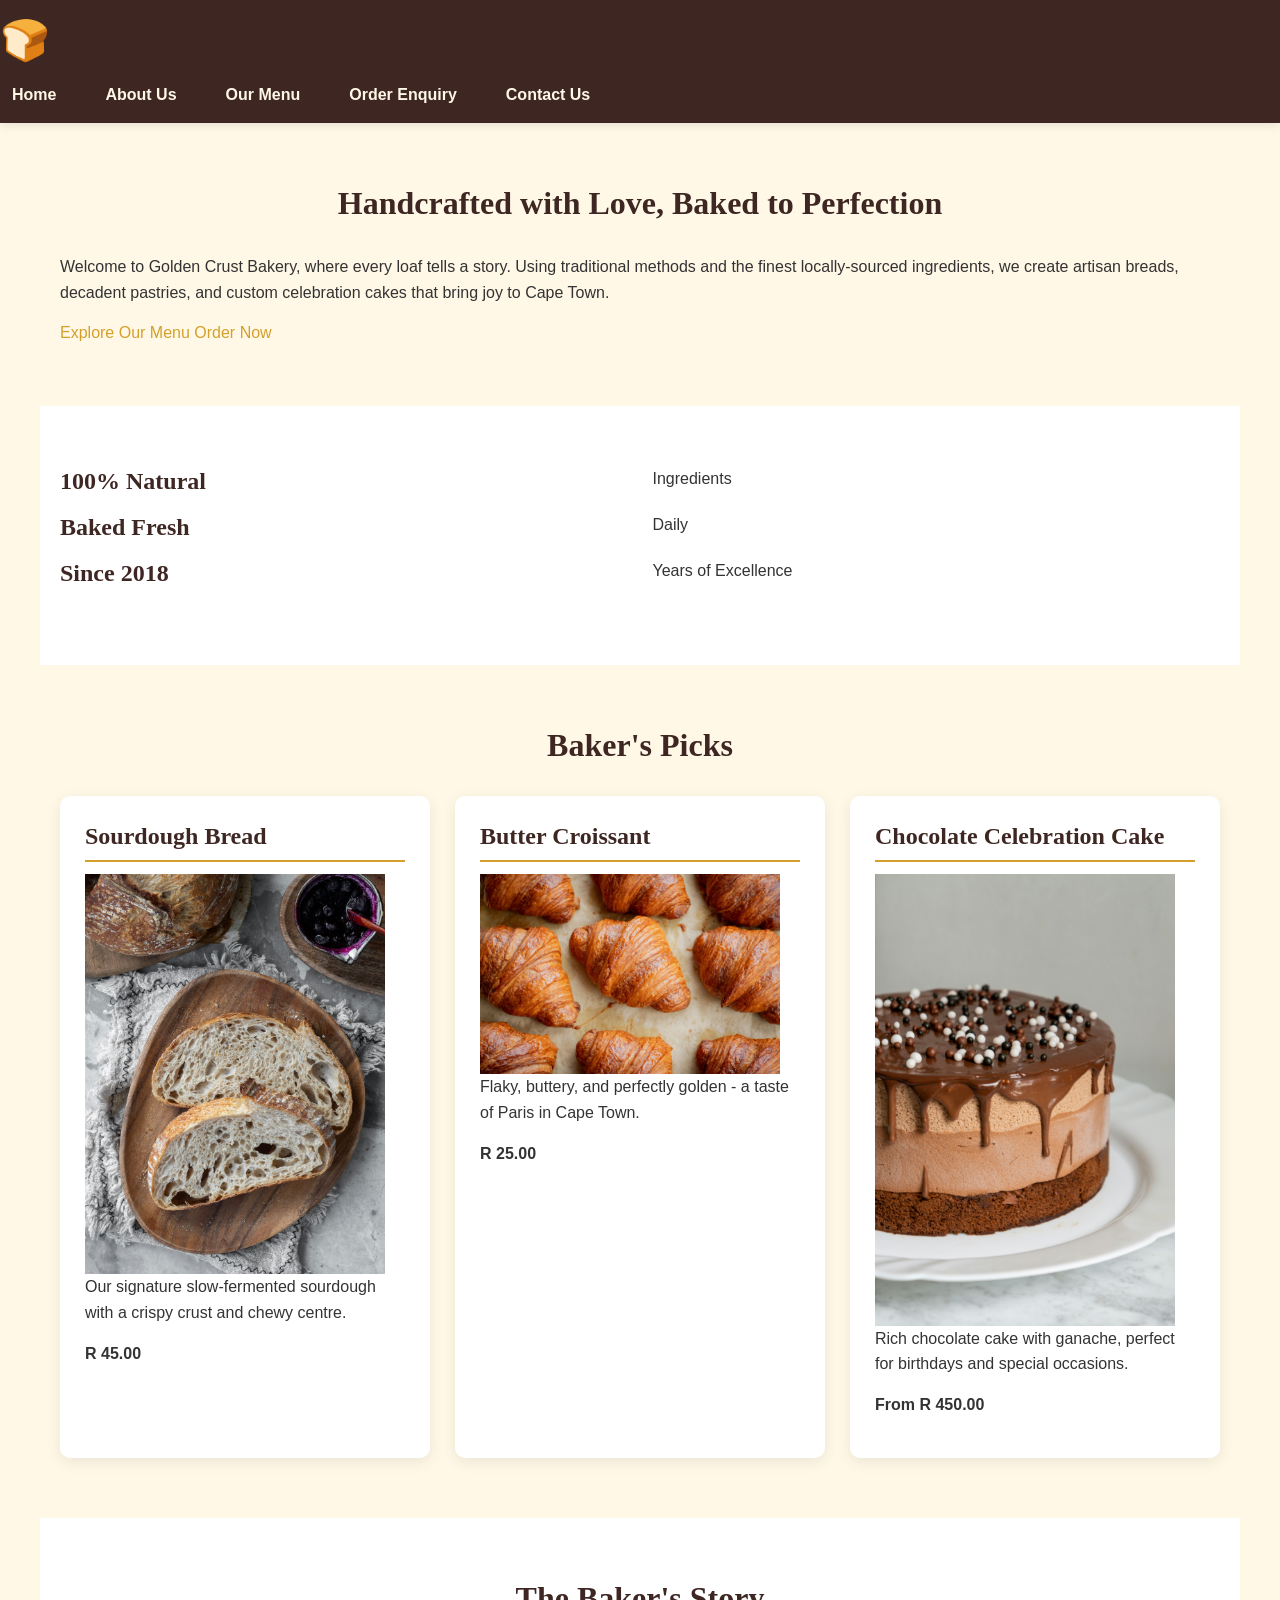
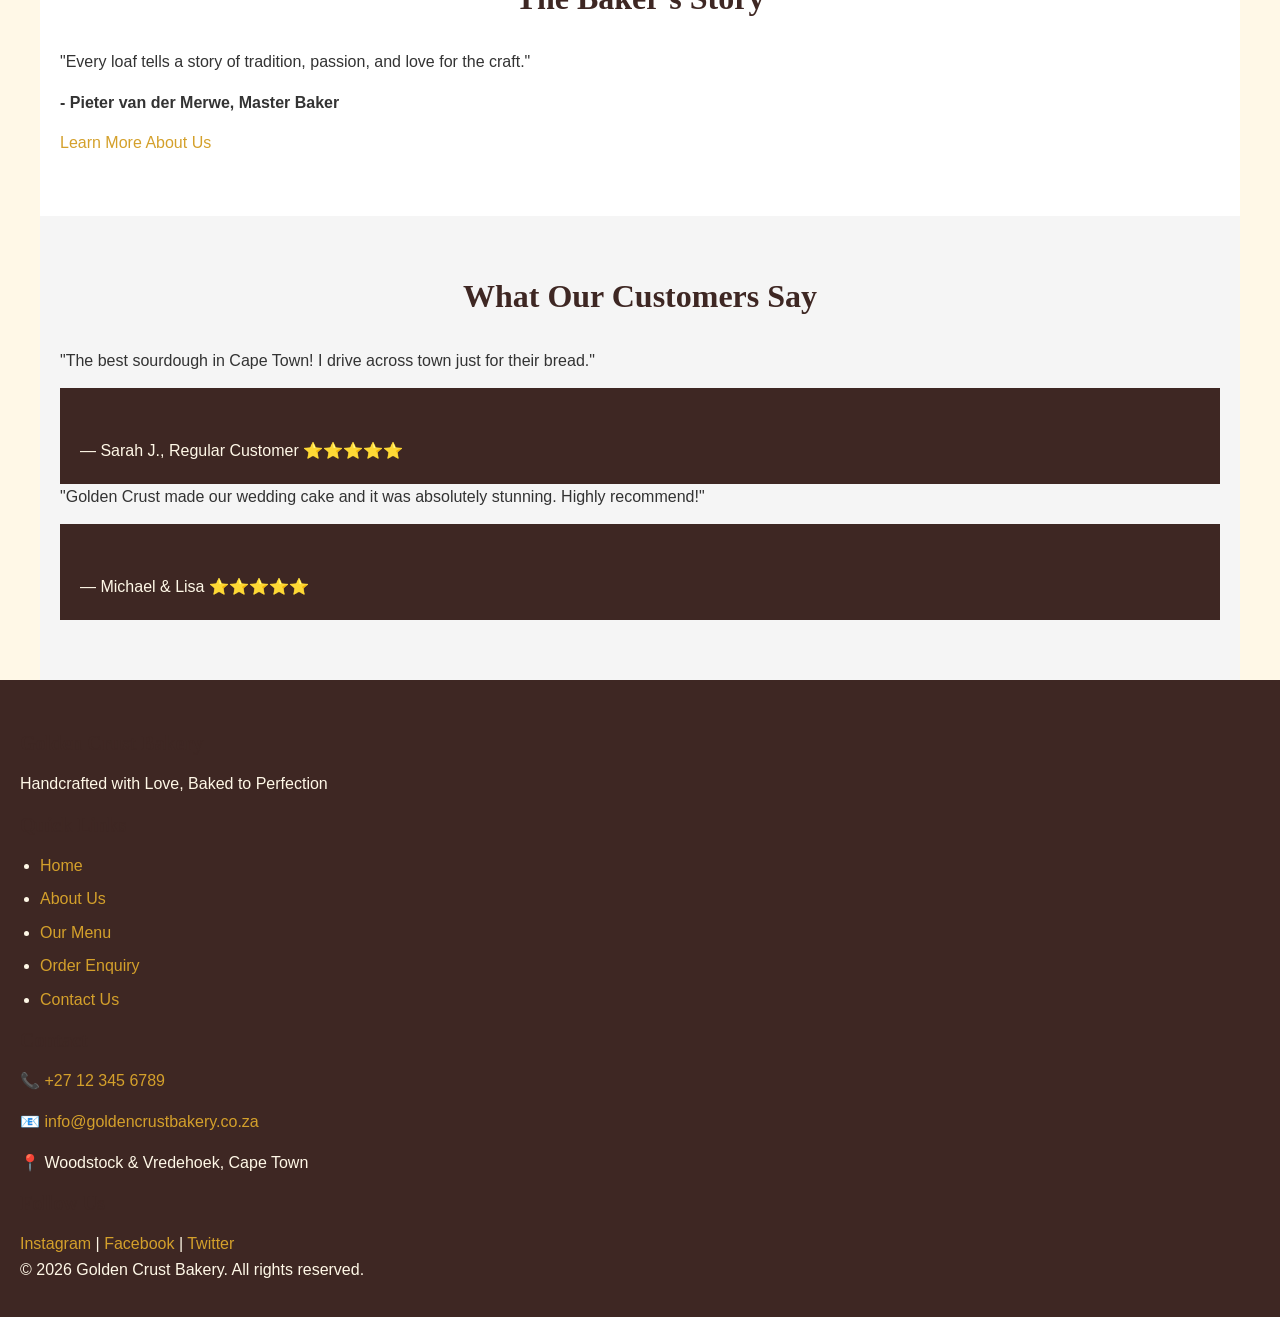
<file: index.html>
<!DOCTYPE html>
<html lang="en">
<head>
    <!-- Character encoding and responsive settings -->
    <meta charset="UTF-8">
    <meta name="viewport" content="width=device-width, initial-scale=1.0">
    <title>Golden Crust Bakery - Handcrafted Artisan Breads</title>
    <!-- Description for search engines -->
    <meta name="description" content="Golden Crust Bakery offers handcrafted artisan breads, pastries, and custom cakes in Cape Town. Freshly baked daily with love.">
    <link rel="stylesheet" href="css/style.css">
</head>
<body>
    <!-- ======================================== -->
    <!-- HEADER & NAVIGATION                      -->
    <!-- ======================================== -->
    <header>
        <!-- Logo Area -->
        <div>
            <h1>🍞 Golden Crust Bakery</h1>
        </div>
        
        <!-- Navigation Menu -->
        <nav>
            <ul>
                <li><a href="index.html">Home</a></li>
                <li><a href="about.html">About Us</a></li>
                <li><a href="products.html">Our Menu</a></li>
                <li><a href="enquiry.html">Order Enquiry</a></li>
                <li><a href="contact.html">Contact Us</a></li>
            </ul>
        </nav>
    </header>

    <!-- ======================================== -->
    <!-- MAIN CONTENT - HOMEPAGE                 -->
    <!-- ======================================== -->
    <main>
        <!-- Hero Section -->
        <section>
            <h2>Handcrafted with Love, Baked to Perfection</h2>
            <p>Welcome to Golden Crust Bakery, where every loaf tells a story. Using traditional methods and the finest locally-sourced ingredients, we create artisan breads, decadent pastries, and custom celebration cakes that bring joy to Cape Town.</p>
            <a href="products.html">Explore Our Menu</a>
            <a href="enquiry.html">Order Now</a>
        </section>

        <!-- Quick Stats Section -->
        <section>
            <div>
                <h3>100% Natural</h3>
                <p>Ingredients</p>
            </div>
            <div>
                <h3>Baked Fresh</h3>
                <p>Daily</p>
            </div>
            <div>
                <h3>Since 2018</h3>
                <p>Years of Excellence</p>
            </div>
        </section>

        <!-- Baker's Picks / Featured Products -->
        <section>
            <h2>Baker's Picks</h2>
            <div>
                <!-- Product 1 -->
                <div>
                     <h3>Sourdough Bread</h3>
                    <img src="images/sourdough.jpg.jpg" alt="Freshly baked sourdough bread with a golden crust" width="300">
                   
                    <p>Our signature slow-fermented sourdough with a crispy crust and chewy centre.</p>
                    <p><strong>R 45.00</strong></p>
                </div>
                
                <!-- Product 2 -->
                <div>
                     <h3>Butter Croissant</h3>
                    <img src="images/croissant.jpg.jpg" alt="Buttery, flaky croissant pastry" width="300">
                   
                    <p>Flaky, buttery, and perfectly golden - a taste of Paris in Cape Town.</p>
                    <p><strong>R 25.00</strong></p>
                </div>
                
                <!-- Product 3 -->
                <div>
                    <h3>Chocolate Celebration Cake</h3>
                    <img src="images/chocolate-cake.jpg.jpg" alt="Decadent chocolate celebration cake" width="300">
                    
                    <p>Rich chocolate cake with ganache, perfect for birthdays and special occasions.</p>
                    <p><strong>From R 450.00</strong></p>
                </div>
            </div>
        </section>

        <!-- Baker's Story Preview -->
        <section>
            <h2>The Baker's Story</h2>
            <p>"Every loaf tells a story of tradition, passion, and love for the craft."</p>
            <p><strong>- Pieter van der Merwe, Master Baker</strong></p>
            <a href="about.html">Learn More About Us</a>
        </section>

        <!-- Customer Testimonials -->
        <section>
            <h2>What Our Customers Say</h2>
            <blockquote>
                <p>"The best sourdough in Cape Town! I drive across town just for their bread."</p>
                <footer>— Sarah J., Regular Customer ⭐⭐⭐⭐⭐</footer>
            </blockquote>
            <blockquote>
                <p>"Golden Crust made our wedding cake and it was absolutely stunning. Highly recommend!"</p>
                <footer>— Michael & Lisa ⭐⭐⭐⭐⭐</footer>
            </blockquote>
        </section>
    </main>

    <!-- ======================================== -->
    <!-- FOOTER                                   -->
    <!-- ======================================== -->
    <footer>
        <div>
            <h4>Golden Crust Bakery</h4>
            <p>Handcrafted with Love, Baked to Perfection</p>
        </div>
        
        <div>
            <h4>Quick Links</h4>
            <ul>
                <li><a href="index.html">Home</a></li>
                <li><a href="about.html">About Us</a></li>
                <li><a href="products.html">Our Menu</a></li>
                <li><a href="enquiry.html">Order Enquiry</a></li>
                <li><a href="contact.html">Contact Us</a></li>
            </ul>
        </div>
        
        <div>
            <h4>Contact</h4>
            <p>📞 <a href="tel:+27123456789">+27 12 345 6789</a></p>
            <p>📧 <a href="mailto:info@goldencrustbakery.co.za">info@goldencrustbakery.co.za</a></p>
            <p>📍 Woodstock &amp; Vredehoek, Cape Town</p>
        </div>
        
        <div>
            <h4>Follow Us</h4>
            <a href="#">Instagram</a> | 
            <a href="#">Facebook</a> | 
            <a href="#">Twitter</a>
        </div>
        
        <div>
            <p>&copy; 2026 Golden Crust Bakery. All rights reserved.</p>
        </div>
    </footer>
</body>
</html>
</file>
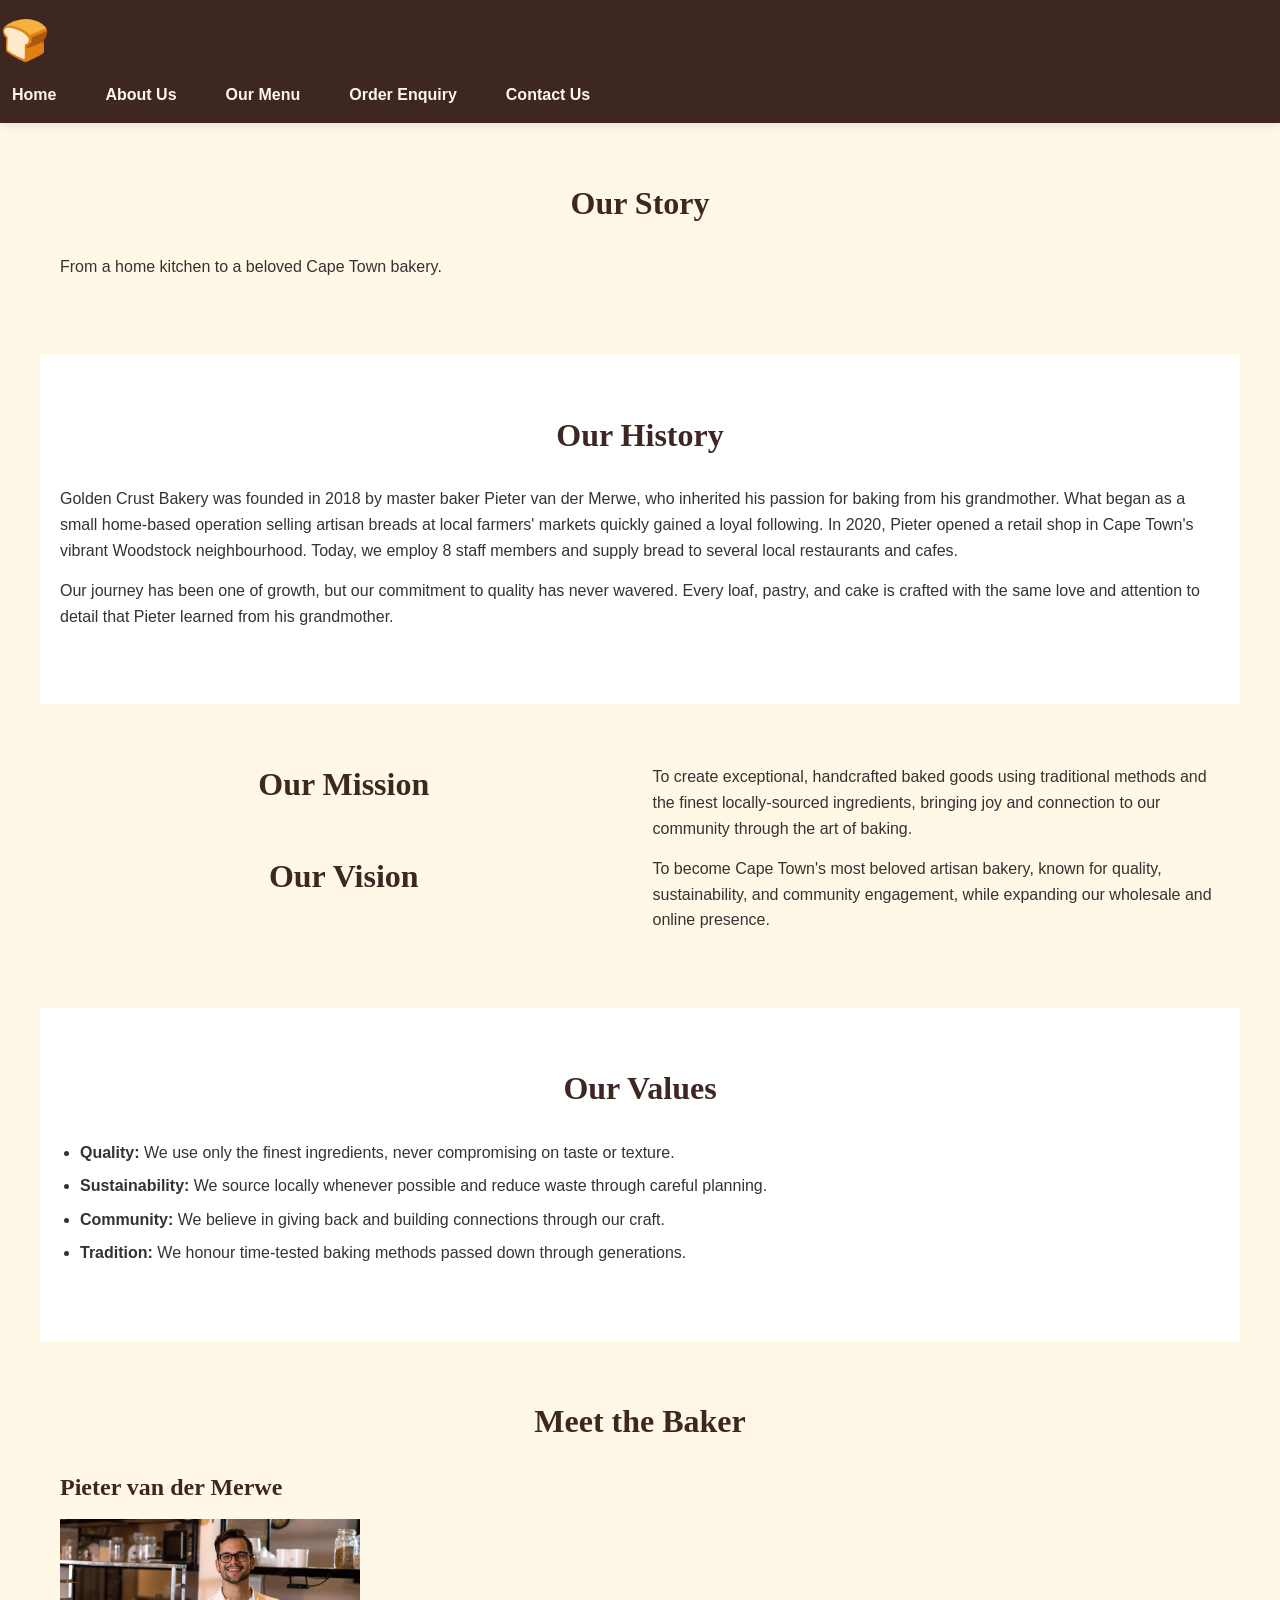
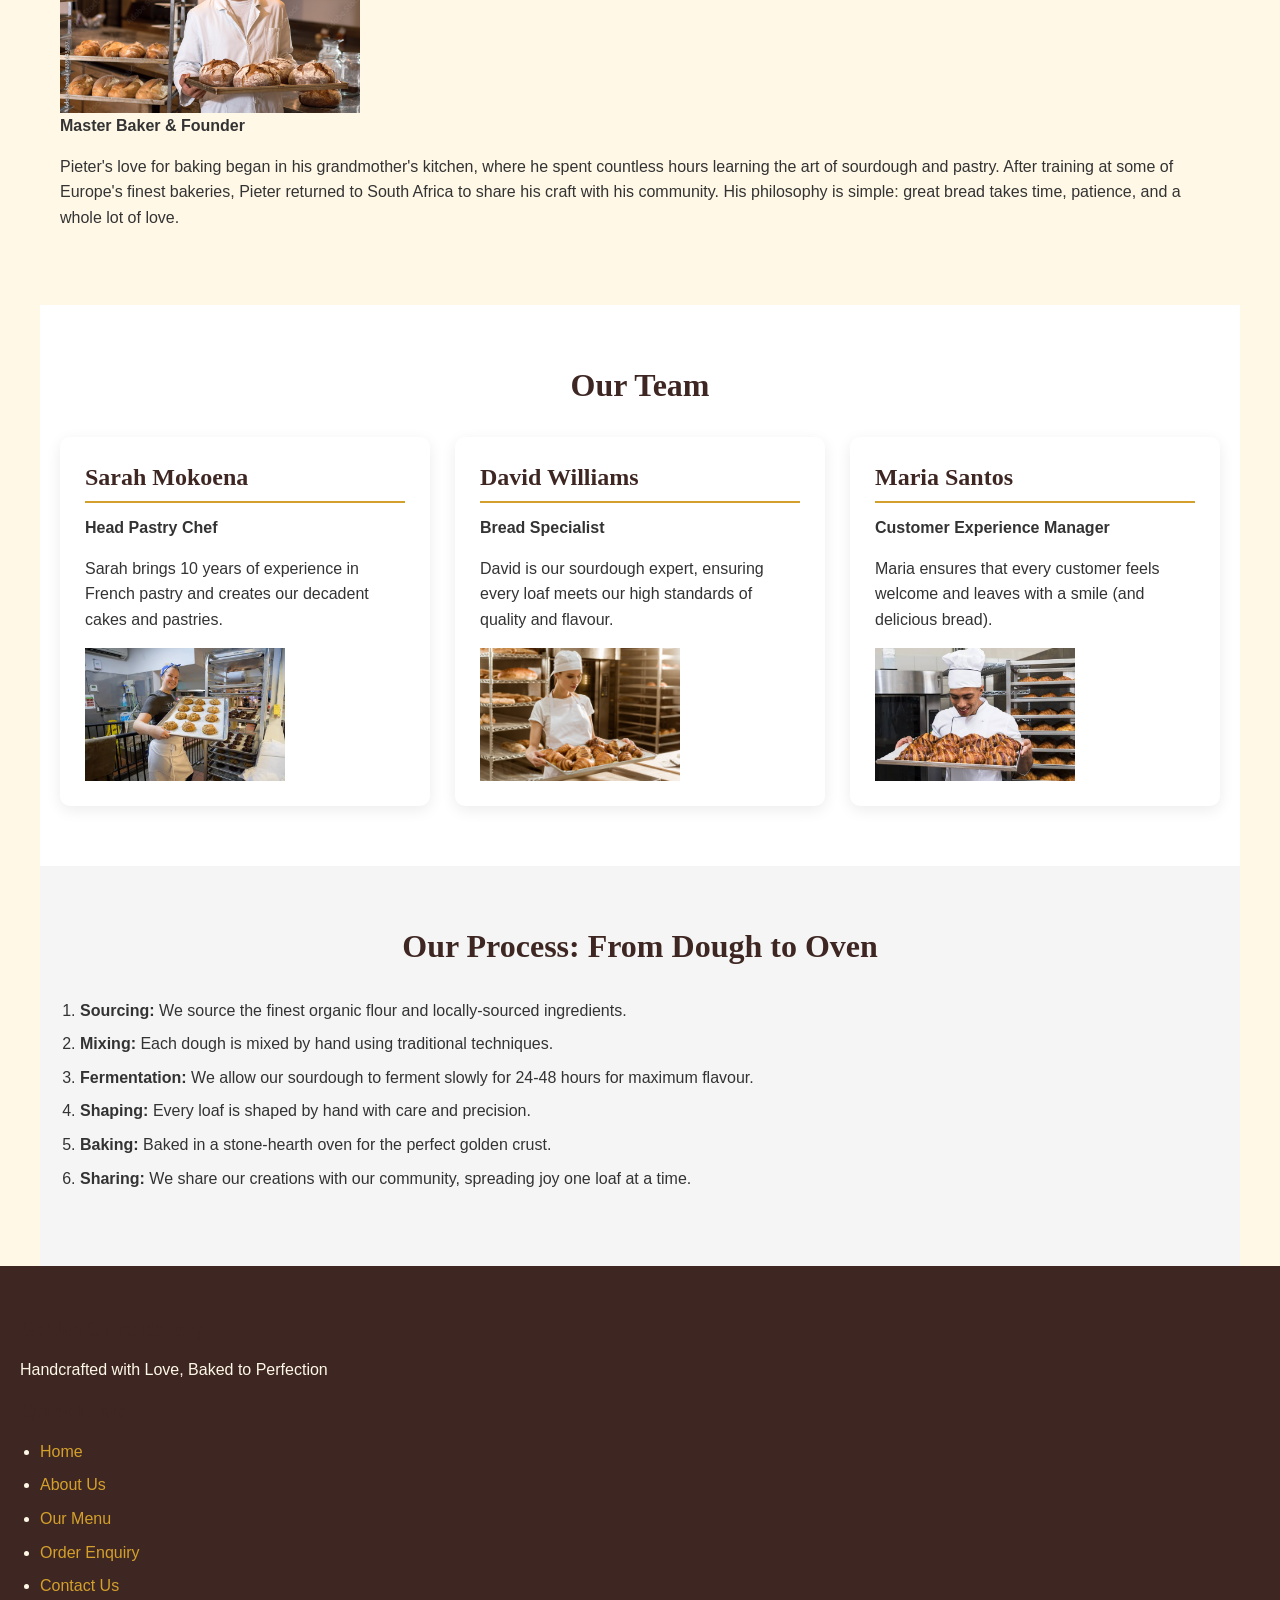
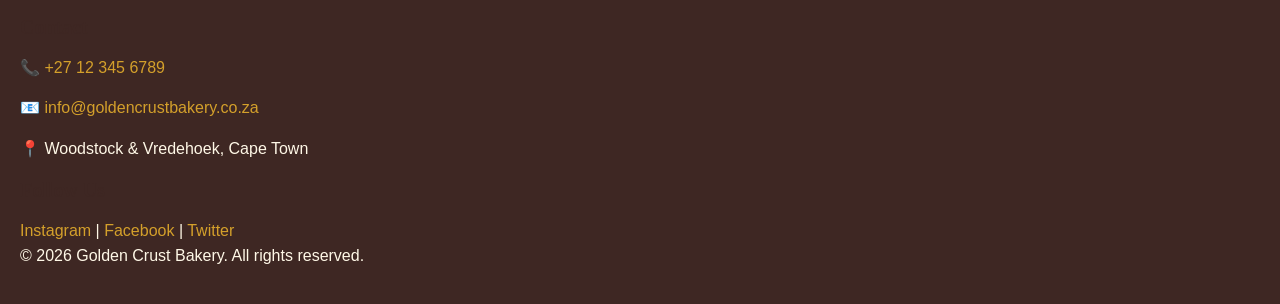
<file: about.html>
<!DOCTYPE html>
<html lang="en">
<head>
    <meta charset="UTF-8">
    <meta name="viewport" content="width=device-width, initial-scale=1.0">
    <title>About Us - Golden Crust Bakery</title>
    <meta name="description" content="Learn about the story behind Golden Crust Bakery, our master baker Pieter van der Merwe, and our commitment to quality artisan baking.">
    <link rel="stylesheet" href="css/style.css">

</head>
<body>
    <!-- ======================================== -->
    <!-- HEADER & NAVIGATION                      -->
    <!-- ======================================== -->
    <header>
        <div>
            <h1>🍞 Golden Crust Bakery</h1>
        </div>
        <nav>
            <ul>
                <li><a href="index.html">Home</a></li>
                <li><a href="about.html">About Us</a></li>
                <li><a href="products.html">Our Menu</a></li>
                <li><a href="enquiry.html">Order Enquiry</a></li>
                <li><a href="contact.html">Contact Us</a></li>
            </ul>
        </nav>
    </header>

    <!-- ======================================== -->
    <!-- MAIN CONTENT - ABOUT PAGE               -->
    <!-- ======================================== -->
    <main>
        <!-- Page Hero -->
        <section>
            <h2>Our Story</h2>
            <p>From a home kitchen to a beloved Cape Town bakery.</p>
        </section>

        <!-- Our History -->
        <section>
            <h2>Our History</h2>
            <p>Golden Crust Bakery was founded in 2018 by master baker Pieter van der Merwe, who inherited his passion for baking from his grandmother. What began as a small home-based operation selling artisan breads at local farmers' markets quickly gained a loyal following. In 2020, Pieter opened a retail shop in Cape Town's vibrant Woodstock neighbourhood. Today, we employ 8 staff members and supply bread to several local restaurants and cafes.</p>
            <p>Our journey has been one of growth, but our commitment to quality has never wavered. Every loaf, pastry, and cake is crafted with the same love and attention to detail that Pieter learned from his grandmother.</p>
        </section>

        <!-- Mission and Vision -->
        <section>
            <div>
                <h2>Our Mission</h2>
                <p>To create exceptional, handcrafted baked goods using traditional methods and the finest locally-sourced ingredients, bringing joy and connection to our community through the art of baking.</p>
            </div>
            <div>
                <h2>Our Vision</h2>
                <p>To become Cape Town's most beloved artisan bakery, known for quality, sustainability, and community engagement, while expanding our wholesale and online presence.</p>
            </div>
        </section>

        <!-- Our Values -->
        <section>
            <h2>Our Values</h2>
            <ul>
                <li><strong>Quality:</strong> We use only the finest ingredients, never compromising on taste or texture.</li>
                <li><strong>Sustainability:</strong> We source locally whenever possible and reduce waste through careful planning.</li>
                <li><strong>Community:</strong> We believe in giving back and building connections through our craft.</li>
                <li><strong>Tradition:</strong> We honour time-tested baking methods passed down through generations.</li>
            </ul>
        </section>

        <!-- Meet the Baker -->
        <section>
            <h2>Meet the Baker</h2>
            <h3>Pieter van der Merwe</h3>
            <img src="images/baker-pieter.jpg" alt="Pieter van der Merwe, master baker and founder of Golden Crust Bakery" width="300">
            
            <p><strong>Master Baker &amp; Founder</strong></p>
            <p>Pieter's love for baking began in his grandmother's kitchen, where he spent countless hours learning the art of sourdough and pastry. After training at some of Europe's finest bakeries, Pieter returned to South Africa to share his craft with his community. His philosophy is simple: great bread takes time, patience, and a whole lot of love.</p>
        </section>

        <!-- Meet the Team -->
        <section>
            <h2>Our Team</h2>
            <div>
                <!-- Team Member 1 -->
                <div>
                    <h3>Sarah Mokoena</h3>
                    <p><strong>Head Pastry Chef</strong></p>
                    <p>Sarah brings 10 years of experience in French pastry and creates our decadent cakes and pastries.</p>
                    <img src="images/team-baker.jpg" alt="Chef Sarah" width="200">
                </div>
                
                <!-- Team Member 2 -->
                <div>
                    
                    <h3>David Williams</h3>
                    <p><strong>Bread Specialist</strong></p>
                  
              <p>David is our sourdough expert, ensuring every loaf meets our high standards of quality and flavour.</p>
               <img src="images/team-baker2jpg.jpg" alt="Chef David" width="200">
                </div>

                
                <!-- Team Member 3 -->
                <div>
                   
                    <h3>Maria Santos</h3>
                    <p><strong>Customer Experience Manager</strong></p>
                    <p>Maria ensures that every customer feels welcome and leaves with a smile (and delicious bread).</p>
                      <img src="images/team-baker3.jpg" alt="Chef Maria" width="200">
                </div>
            </div>
        </section>

        <!-- The Baking Process -->
        <section>
            <h2>Our Process: From Dough to Oven</h2>
            <ol>
                <li><strong>Sourcing:</strong> We source the finest organic flour and locally-sourced ingredients.</li>
                <li><strong>Mixing:</strong> Each dough is mixed by hand using traditional techniques.</li>
                <li><strong>Fermentation:</strong> We allow our sourdough to ferment slowly for 24-48 hours for maximum flavour.</li>
                <li><strong>Shaping:</strong> Every loaf is shaped by hand with care and precision.</li>
                <li><strong>Baking:</strong> Baked in a stone-hearth oven for the perfect golden crust.</li>
                <li><strong>Sharing:</strong> We share our creations with our community, spreading joy one loaf at a time.</li>
            </ol>
        </section>
    </main>

    <!-- ======================================== -->
    <!-- FOOTER                                   -->
    <!-- ======================================== -->
    <footer>
        <div>
            <h4>Golden Crust Bakery</h4>
            <p>Handcrafted with Love, Baked to Perfection</p>
        </div>
        <div>
            <h4>Quick Links</h4>
            <ul>
                <li><a href="index.html">Home</a></li>
                <li><a href="about.html">About Us</a></li>
                <li><a href="products.html">Our Menu</a></li>
                <li><a href="enquiry.html">Order Enquiry</a></li>
                <li><a href="contact.html">Contact Us</a></li>
            </ul>
        </div>
        <div>
            <h4>Contact</h4>
            <p>📞 <a href="tel:+27123456789">+27 12 345 6789</a></p>
            <p>📧 <a href="mailto:info@goldencrustbakery.co.za">info@goldencrustbakery.co.za</a></p>
            <p>📍 Woodstock &amp; Vredehoek, Cape Town</p>
        </div>
        <div>
            <h4>Follow Us</h4>
            <a href="#">Instagram</a> | 
            <a href="#">Facebook</a> | 
            <a href="#">Twitter</a>
        </div>
        <div>
            <p>&copy; 2026 Golden Crust Bakery. All rights reserved.</p>
        </div>
    </footer>
</body>
</html>
</file>
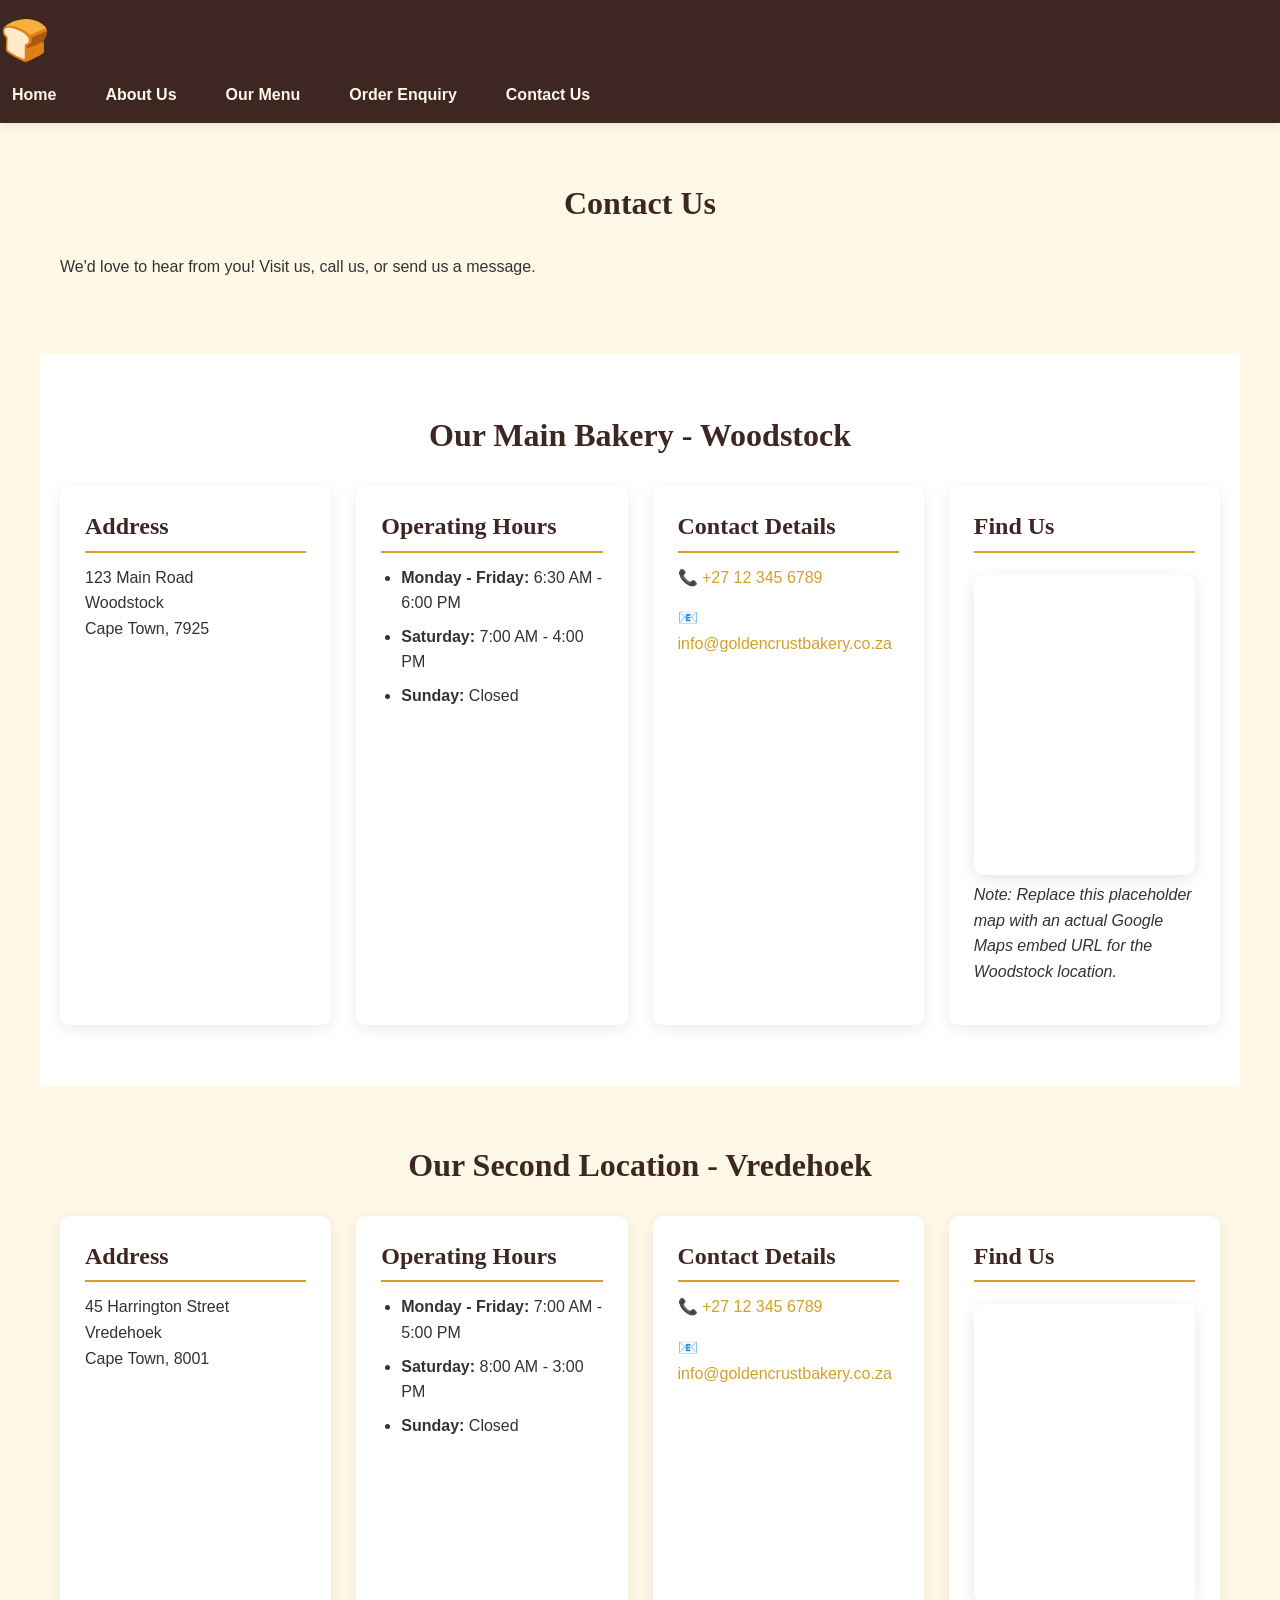
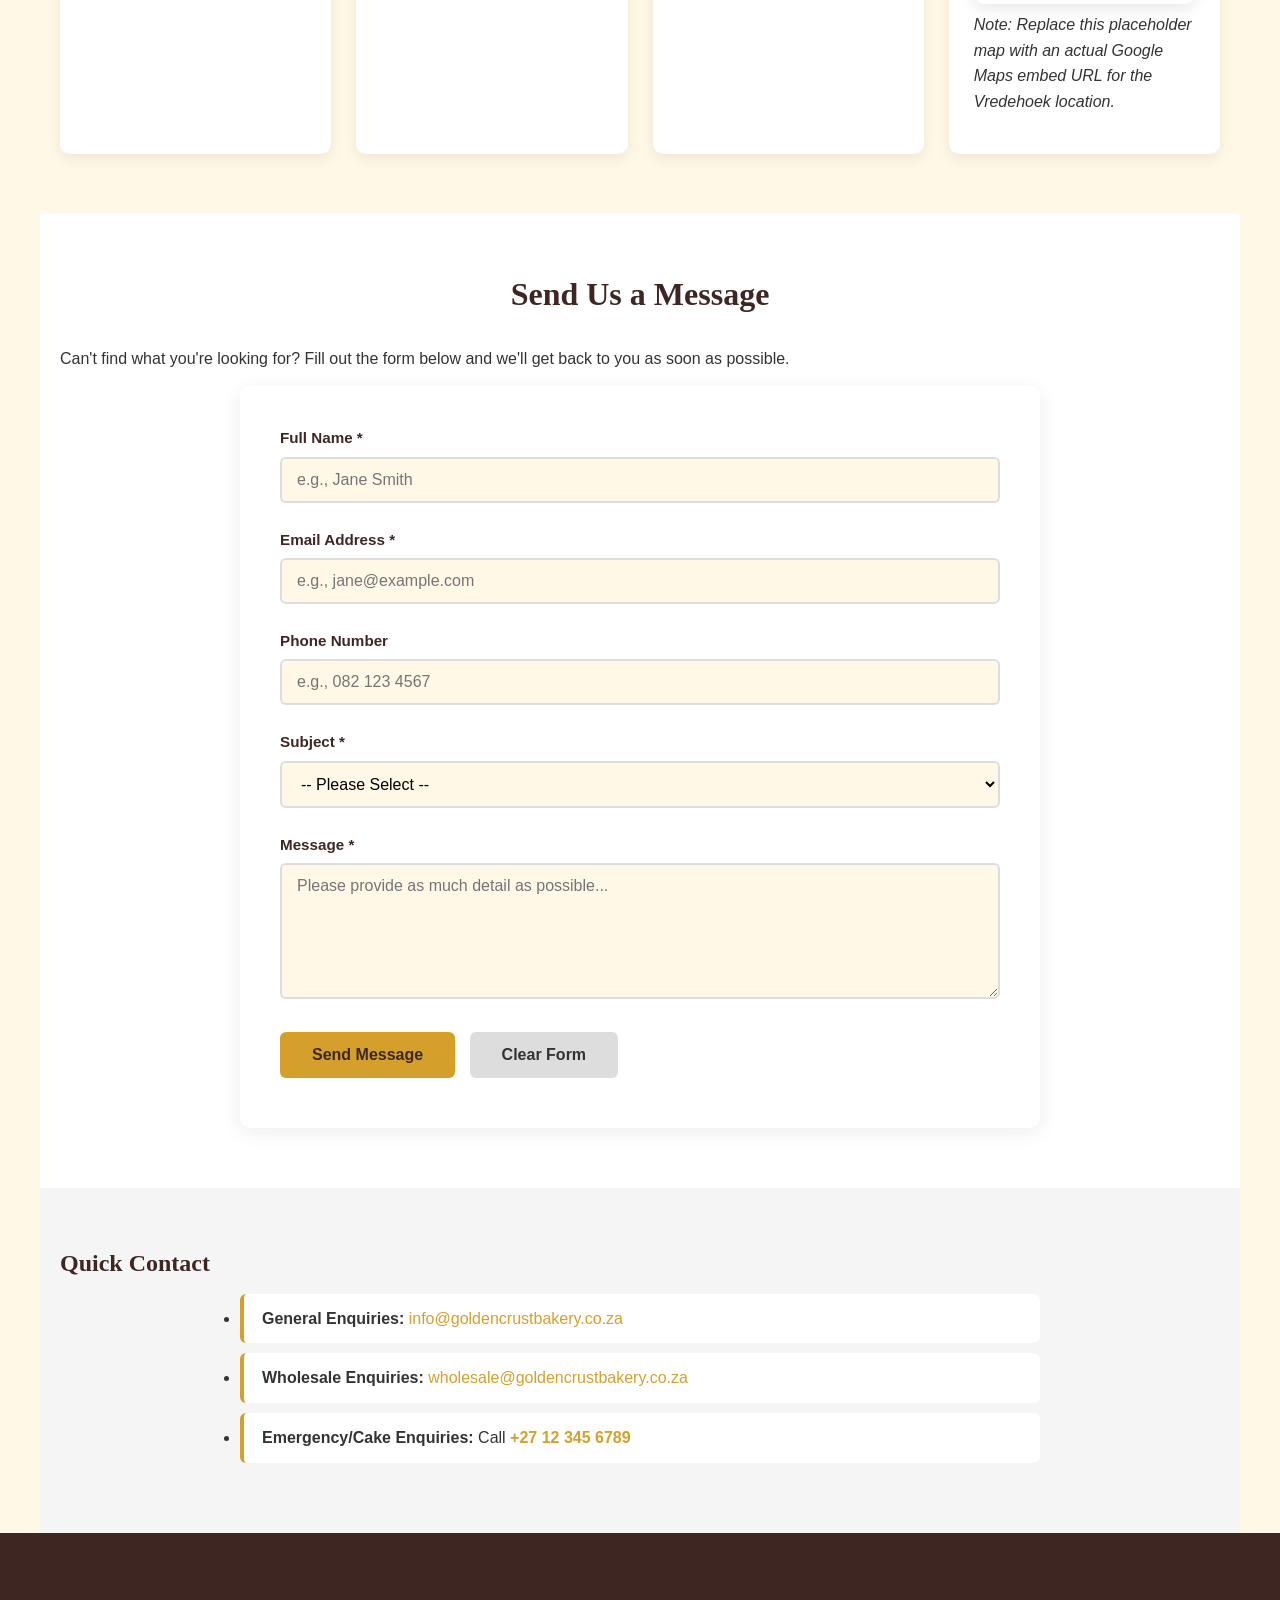
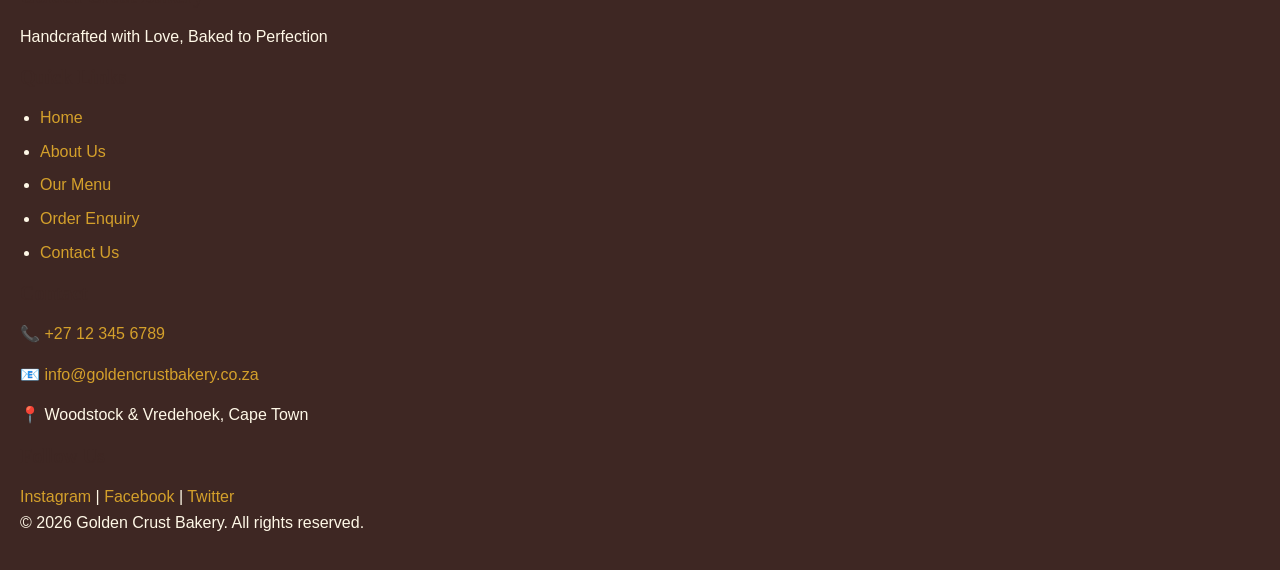
<file: contact.html>
<!DOCTYPE html>
<html lang="en">
<head>
    <meta charset="UTF-8">
    <meta name="viewport" content="width=device-width, initial-scale=1.0">
    <title>Contact Us - Golden Crust Bakery</title>
    <meta name="description" content="Get in touch with Golden Crust Bakery. Visit us in Woodstock or Vredehoek, call us, or send us a message.">
    <link rel="stylesheet" href="css/style.css">
</head>
<body>
    <!-- ======================================== -->
    <!-- HEADER & NAVIGATION                      -->
    <!-- ======================================== -->
    <header>
        <div>
            <h1>🍞 Golden Crust Bakery</h1>
        </div>
        <nav>
            <ul>
                <li><a href="index.html">Home</a></li>
                <li><a href="about.html">About Us</a></li>
                <li><a href="products.html">Our Menu</a></li>
                <li><a href="enquiry.html">Order Enquiry</a></li>
                <li><a href="contact.html">Contact Us</a></li>
            </ul>
        </nav>
    </header>

    <!-- ======================================== -->
    <!-- MAIN CONTENT - CONTACT PAGE             -->
    <!-- ======================================== -->
    <main>
        <!-- Page Hero -->
        <section>
            <h2>Contact Us</h2>
            <p>We'd love to hear from you! Visit us, call us, or send us a message.</p>
        </section>

        <!-- Location 1: Woodstock -->
        <section>
            <h2>Our Main Bakery - Woodstock</h2>
            <div>
                <div>
                    <h3>Address</h3>
                    <p>
                        123 Main Road<br>
                        Woodstock<br>
                        Cape Town, 7925
                    </p>
                </div>
                
                <div>
                    <h3>Operating Hours</h3>
                    <ul>
                        <li><strong>Monday - Friday:</strong> 6:30 AM - 6:00 PM</li>
                        <li><strong>Saturday:</strong> 7:00 AM - 4:00 PM</li>
                        <li><strong>Sunday:</strong> Closed</li>
                    </ul>
                </div>
                
                <div>
                    <h3>Contact Details</h3>
                    <p>📞 <a href="tel:+27123456789">+27 12 345 6789</a></p>
                    <p>📧 <a href="mailto:info@goldencrustbakery.co.za">info@goldencrustbakery.co.za</a></p>
                </div>
                
                <!-- Google Map Placeholder - Location 1 -->
                <div>
                    <h3>Find Us</h3>
                    <!-- Replace src with actual Google Maps embed URL -->
                    <iframe 
                        src="https://www.google.com/maps/embed?pb=!1m18!1m12!1m3!1d3309.889!2d18.441!3d-33.930!2m3!1f0!2f0!3f0!3m2!1i1024!2i768!4f13.1!3m3!1m2!1s0x1dcc5e9f!2sWoodstock!5e0!3m2!1sen!2sza!4v1234567890"
                        width="100%" 
                        height="300" 
                        style="border:0;" 
                        allowfullscreen="" 
                        loading="lazy"
                        title="Golden Crust Bakery Woodstock Location"
                    ></iframe>
                    <p><em>Note: Replace this placeholder map with an actual Google Maps embed URL for the Woodstock location.</em></p>
                </div>
            </div>
        </section>

        <!-- Location 2: Vredehoek -->
        <section>
            <h2>Our Second Location - Vredehoek</h2>
            <div>
                <div>
                    <h3>Address</h3>
                    <p>
                        45 Harrington Street<br>
                        Vredehoek<br>
                        Cape Town, 8001
                    </p>
                </div>
                
                <div>
                    <h3>Operating Hours</h3>
                    <ul>
                        <li><strong>Monday - Friday:</strong> 7:00 AM - 5:00 PM</li>
                        <li><strong>Saturday:</strong> 8:00 AM - 3:00 PM</li>
                        <li><strong>Sunday:</strong> Closed</li>
                    </ul>
                </div>
                
                <div>
                    <h3>Contact Details</h3>
                    <p>📞 <a href="tel:+27123456789">+27 12 345 6789</a></p>
                    <p>📧 <a href="mailto:info@goldencrustbakery.co.za">info@goldencrustbakery.co.za</a></p>
                </div>
                
                <!-- Google Map Placeholder - Location 2 -->
                <div>
                    <h3>Find Us</h3>
                    <!-- Replace src with actual Google Maps embed URL -->
                    <iframe 
                        src="https://www.google.com/maps/embed?pb=!1m18!1m12!1m3!1d3309.889!2d18.441!3d-33.930!2m3!1f0!2f0!3f0!3m2!1i1024!2i768!4f13.1!3m3!1m2!1s0x1dcc5e9f!2sVredehoek!5e0!3m2!1sen!2sza!4v1234567890"
                        width="100%" 
                        height="300" 
                        style="border:0;" 
                        allowfullscreen="" 
                        loading="lazy"
                        title="Golden Crust Bakery Vredehoek Location"
                    ></iframe>
                    <p><em>Note: Replace this placeholder map with an actual Google Maps embed URL for the Vredehoek location.</em></p>
                </div>
            </div>
        </section>

        <!-- General Contact Form -->
        <section>
            <h2>Send Us a Message</h2>
            <p>Can't find what you're looking for? Fill out the form below and we'll get back to you as soon as possible.</p>
            
            <form action="#" method="POST">
                <div>
                    <div>
                        <label for="contact-name">Full Name *</label>
                        <input type="text" id="contact-name" name="contact-name" placeholder="e.g., Jane Smith" required>
                    </div>
                    
                    <div>
                        <label for="contact-email">Email Address *</label>
                        <input type="email" id="contact-email" name="contact-email" placeholder="e.g., jane@example.com" required>
                    </div>
                    
                    <div>
                        <label for="contact-phone">Phone Number</label>
                        <input type="tel" id="contact-phone" name="contact-phone" placeholder="e.g., 082 123 4567">
                    </div>
                </div>
                
                <div>
                    <label for="contact-subject">Subject *</label>
                    <select id="contact-subject" name="contact-subject" required>
                        <option value="">-- Please Select --</option>
                        <option value="general">General Enquiry</option>
                        <option value="order">Order Question</option>
                        <option value="feedback">Feedback/Suggestion</option>
                        <option value="wholesale">Wholesale Enquiry</option>
                        <option value="other">Other</option>
                    </select>
                </div>
                
                <div>
                    <label for="contact-message">Message *</label>
                    <textarea id="contact-message" name="contact-message" rows="6" placeholder="Please provide as much detail as possible..." required></textarea>
                </div>
                
                <div>
                    <button type="submit">Send Message</button>
                    <button type="reset">Clear Form</button>
                </div>
            </form>
        </section>

        <!-- FAQ / Quick Contact Info -->
        <section>
            <h3>Quick Contact</h3>
            <ul>
                <li><strong>General Enquiries:</strong> <a href="mailto:info@goldencrustbakery.co.za">info@goldencrustbakery.co.za</a></li>
                <li><strong>Wholesale Enquiries:</strong> <a href="mailto:wholesale@goldencrustbakery.co.za">wholesale@goldencrustbakery.co.za</a></li>
                <li><strong>Emergency/Cake Enquiries:</strong> Call <strong><a href="tel:+27123456789">+27 12 345 6789</a></strong></li>
            </ul>
        </section>
    </main>

    <!-- ======================================== -->
    <!-- FOOTER                                   -->
    <!-- ======================================== -->
    <footer>
        <div>
            <h4>Golden Crust Bakery</h4>
            <p>Handcrafted with Love, Baked to Perfection</p>
        </div>
        <div>
            <h4>Quick Links</h4>
            <ul>
                <li><a href="index.html">Home</a></li>
                <li><a href="about.html">About Us</a></li>
                <li><a href="products.html">Our Menu</a></li>
                <li><a href="enquiry.html">Order Enquiry</a></li>
                <li><a href="contact.html">Contact Us</a></li>
            </ul>
        </div>
        <div>
            <h4>Contact</h4>
            <p>📞 <a href="tel:+27123456789">+27 12 345 6789</a></p>
            <p>📧 <a href="mailto:info@goldencrustbakery.co.za">info@goldencrustbakery.co.za</a></p>
            <p>📍 Woodstock &amp; Vredehoek, Cape Town</p>
        </div>
        <div>
            <h4>Follow Us</h4>
            <a href="#">Instagram</a> | 
            <a href="#">Facebook</a> | 
            <a href="#">Twitter</a>
        </div>
        <div>
            <p>&copy; 2026 Golden Crust Bakery. All rights reserved.</p>
        </div>
    </footer>
</body>
</html>
</file>
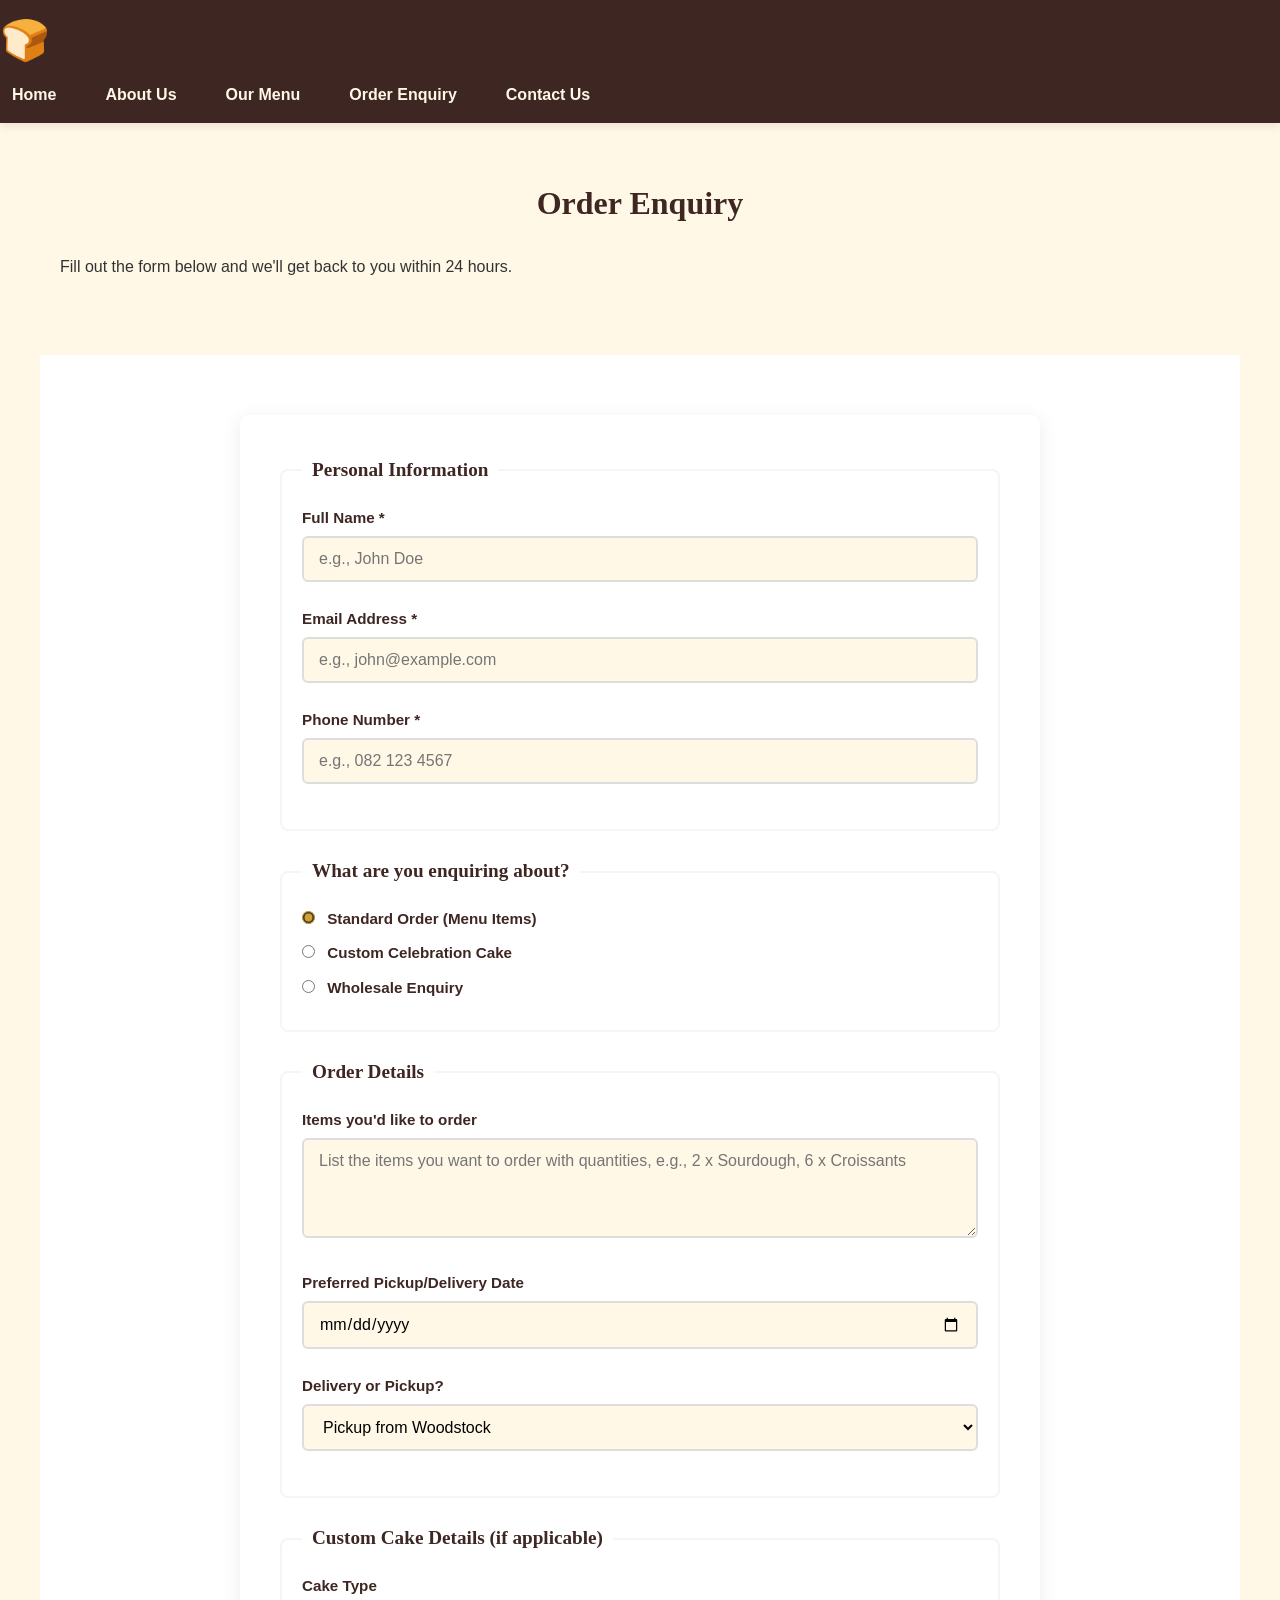
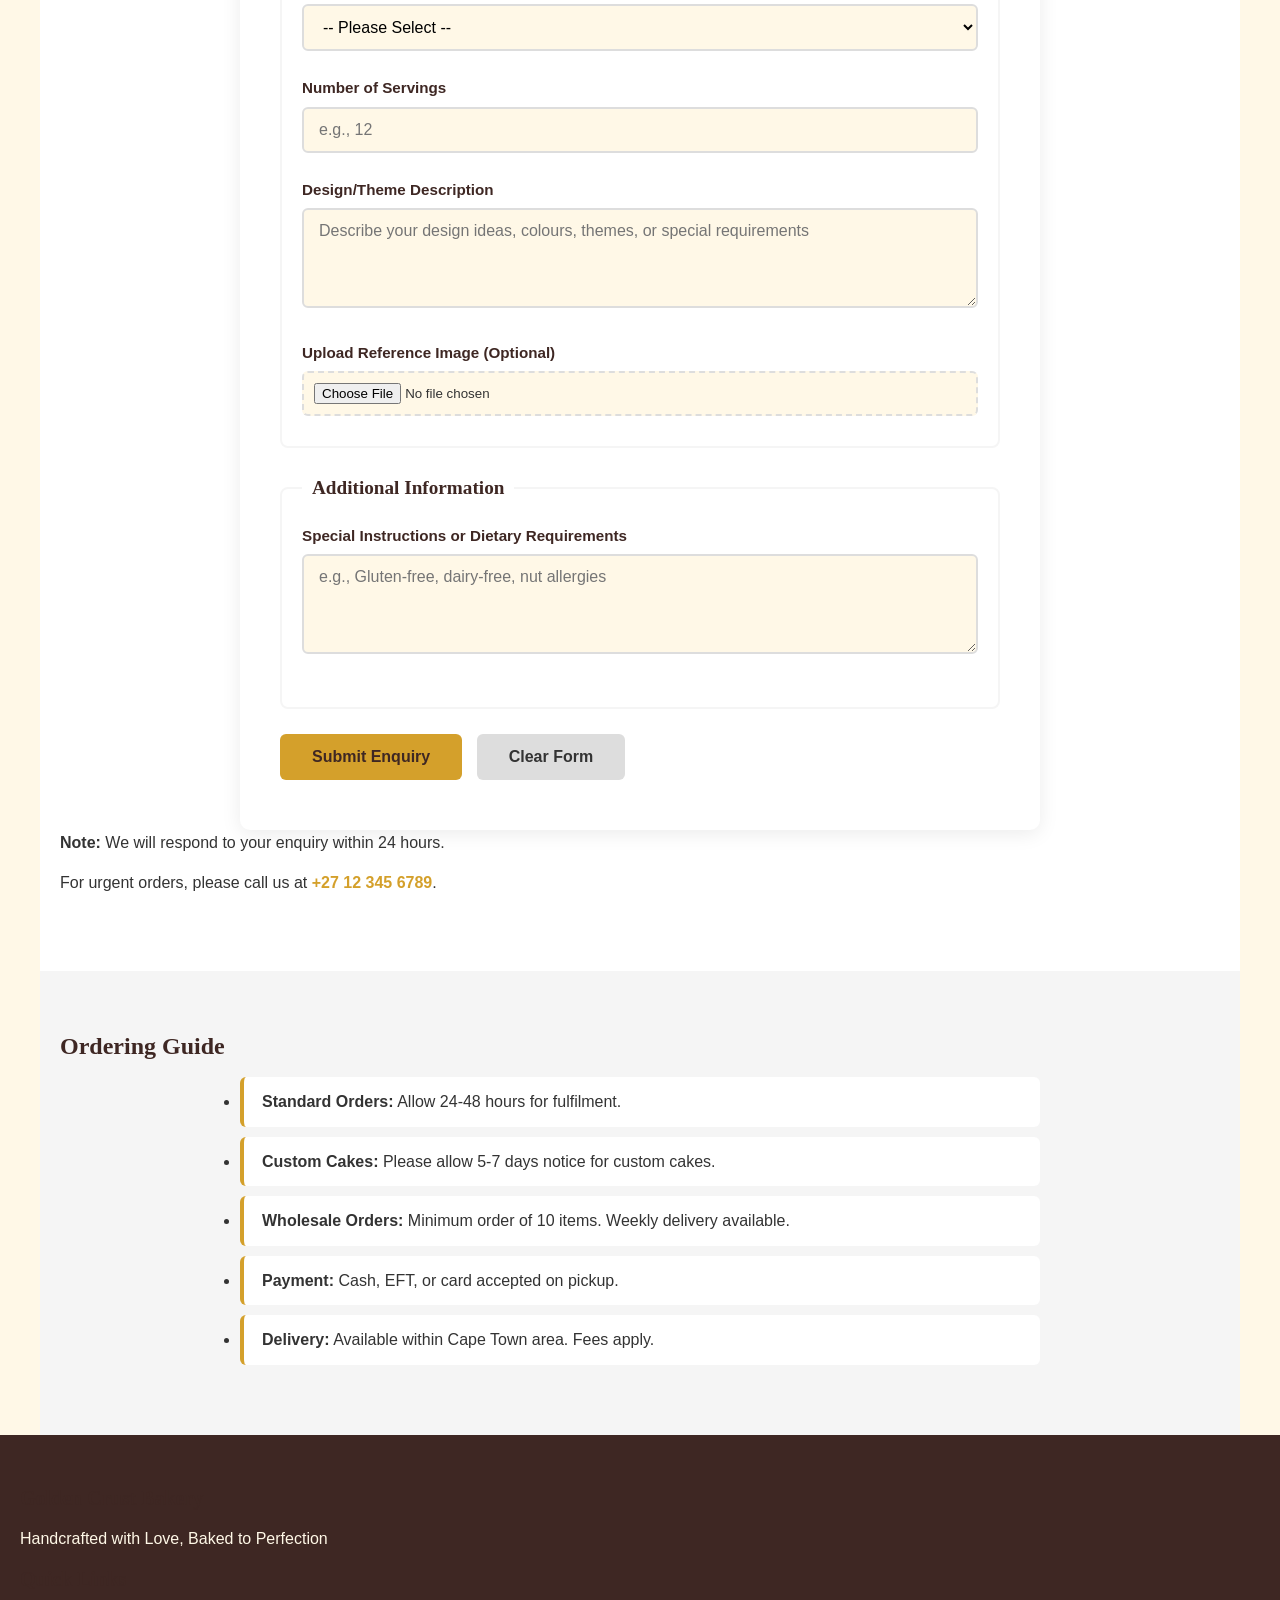
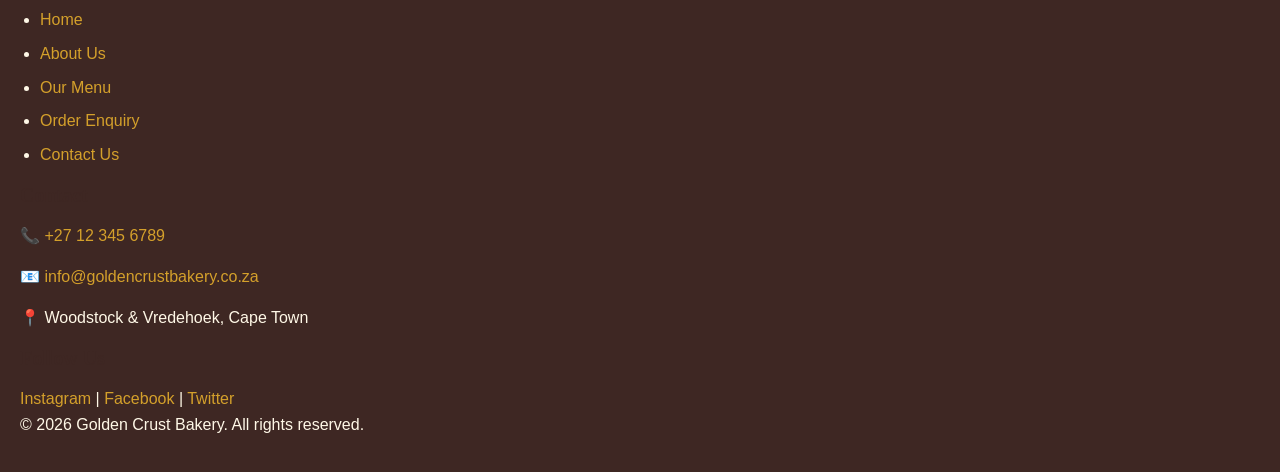
<file: enquiry.html>
<!DOCTYPE html>
<html lang="en">
<head>
    <meta charset="UTF-8">
    <meta name="viewport" content="width=device-width, initial-scale=1.0">
    <title>Order Enquiry - Golden Crust Bakery</title>
    <meta name="description" content="Place your order enquiry for artisan breads, pastries, custom cakes, or wholesale.">
    <link rel="stylesheet" href="css/style.css">
</head>
<body>
    <!-- ======================================== -->
    <!-- HEADER & NAVIGATION                      -->
    <!-- ======================================== -->
    <header>
        <div>
            <h1>🍞 Golden Crust Bakery</h1>
        </div>
        <nav>
            <ul>
                <li><a href="index.html">Home</a></li>
                <li><a href="about.html">About Us</a></li>
                <li><a href="products.html">Our Menu</a></li>
                <li><a href="enquiry.html">Order Enquiry</a></li>
                <li><a href="contact.html">Contact Us</a></li>
            </ul>
        </nav>
    </header>

    <!-- ======================================== -->
    <!-- MAIN CONTENT - ENQUIRY PAGE             -->
    <!-- ======================================== -->
    <main>
        <!-- Page Hero -->
        <section>
            <h2>Order Enquiry</h2>
            <p>Fill out the form below and we'll get back to you within 24 hours.</p>
        </section>

        <!-- Enquiry Form -->
        <section>
            <form action="#" method="POST">
                <!-- Personal Information -->
                <fieldset>
                    <legend>Personal Information</legend>
                    
                    <div>
                        <label for="full-name">Full Name *</label>
                        <input type="text" id="full-name" name="full-name" placeholder="e.g., John Doe" required>
                    </div>
                    
                    <div>
                        <label for="email">Email Address *</label>
                        <input type="email" id="email" name="email" placeholder="e.g., john@example.com" required>
                    </div>
                    
                    <div>
                        <label for="phone">Phone Number *</label>
                        <input type="tel" id="phone" name="phone" placeholder="e.g., 082 123 4567" required>
                    </div>
                </fieldset>

                <!-- Enquiry Type -->
                <fieldset>
                    <legend>What are you enquiring about?</legend>
                    
                    <div>
                        <label>
                            <input type="radio" name="enquiry-type" value="standard-order" checked>
                            Standard Order (Menu Items)
                        </label>
                    </div>
                    <div>
                        <label>
                            <input type="radio" name="enquiry-type" value="custom-cake">
                            Custom Celebration Cake
                        </label>
                    </div>
                    <div>
                        <label>
                            <input type="radio" name="enquiry-type" value="wholesale">
                            Wholesale Enquiry
                        </label>
                    </div>
                </fieldset>

                <!-- Order Details -->
                <fieldset>
                    <legend>Order Details</legend>
                    
                    <div>
                        <label for="items">Items you'd like to order</label>
                        <textarea id="items" name="items" rows="4" placeholder="List the items you want to order with quantities, e.g., 2 x Sourdough, 6 x Croissants"></textarea>
                    </div>
                    
                    <div>
                        <label for="pickup-date">Preferred Pickup/Delivery Date</label>
                        <input type="date" id="pickup-date" name="pickup-date">
                    </div>
                    
                    <div>
                        <label for="delivery">Delivery or Pickup?</label>
                        <select id="delivery" name="delivery">
                            <option value="pickup">Pickup from Woodstock</option>
                            <option value="pickup-vredehoek">Pickup from Vredehoek</option>
                            <option value="delivery">Delivery (additional fee applies)</option>
                        </select>
                    </div>
                </fieldset>

                <!-- Custom Cake Details (conditional) -->
                <fieldset>
                    <legend>Custom Cake Details (if applicable)</legend>
                    
                    <div>
                        <label for="cake-type">Cake Type</label>
                        <select id="cake-type" name="cake-type">
                            <option value="">-- Please Select --</option>
                            <option value="chocolate">Chocolate</option>
                            <option value="vanilla">Vanilla</option>
                            <option value="red-velvet">Red Velvet</option>
                            <option value="carrot">Carrot</option>
                            <option value="other">Other</option>
                        </select>
                    </div>
                    
                    <div>
                        <label for="cake-size">Number of Servings</label>
                        <input type="number" id="cake-size" name="cake-size" placeholder="e.g., 12">
                    </div>
                    
                    <div>
                        <label for="cake-design">Design/Theme Description</label>
                        <textarea id="cake-design" name="cake-design" rows="3" placeholder="Describe your design ideas, colours, themes, or special requirements"></textarea>
                    </div>
                    
                    <div>
                        <label for="cake-image">Upload Reference Image (Optional)</label>
                        <input type="file" id="cake-image" name="cake-image" accept="image/*">
                    </div>
                </fieldset>

                <!-- Additional Information -->
                <fieldset>
                    <legend>Additional Information</legend>
                    
                    <div>
                        <label for="special-instructions">Special Instructions or Dietary Requirements</label>
                        <textarea id="special-instructions" name="special-instructions" rows="3" placeholder="e.g., Gluten-free, dairy-free, nut allergies"></textarea>
                    </div>
                </fieldset>

                <!-- Submit Button -->
                <div>
                    <button type="submit">Submit Enquiry</button>
                    <button type="reset">Clear Form</button>
                </div>
            </form>

            <p><strong>Note:</strong> We will respond to your enquiry within 24 hours.</p>
            <p>For urgent orders, please call us at <strong><a href="tel:+27123456789">+27 12 345 6789</a></strong>.</p>
        </section>

        <!-- Quick Order Guide -->
        <section>
            <h3>Ordering Guide</h3>
            <ul>
                <li><strong>Standard Orders:</strong> Allow 24-48 hours for fulfilment.</li>
                <li><strong>Custom Cakes:</strong> Please allow 5-7 days notice for custom cakes.</li>
                <li><strong>Wholesale Orders:</strong> Minimum order of 10 items. Weekly delivery available.</li>
                <li><strong>Payment:</strong> Cash, EFT, or card accepted on pickup.</li>
                <li><strong>Delivery:</strong> Available within Cape Town area. Fees apply.</li>
            </ul>
        </section>
    </main>

    <!-- ======================================== -->
    <!-- FOOTER                                   -->
    <!-- ======================================== -->
    <footer>
        <div>
            <h4>Golden Crust Bakery</h4>
            <p>Handcrafted with Love, Baked to Perfection</p>
        </div>
        <div>
            <h4>Quick Links</h4>
            <ul>
                <li><a href="index.html">Home</a></li>
                <li><a href="about.html">About Us</a></li>
                <li><a href="products.html">Our Menu</a></li>
                <li><a href="enquiry.html">Order Enquiry</a></li>
                <li><a href="contact.html">Contact Us</a></li>
            </ul>
        </div>
        <div>
            <h4>Contact</h4>
            <p>📞 <a href="tel:+27123456789">+27 12 345 6789</a></p>
            <p>📧 <a href="mailto:info@goldencrustbakery.co.za">info@goldencrustbakery.co.za</a></p>
            <p>📍 Woodstock &amp; Vredehoek, Cape Town</p>
        </div>
        <div>
            <h4>Follow Us</h4>
            <a href="#">Instagram</a> | 
            <a href="#">Facebook</a> | 
            <a href="#">Twitter</a>
        </div>
        <div>
            <p>&copy; 2026 Golden Crust Bakery. All rights reserved.</p>
        </div>
    </footer>
</body>
</html>
</file>
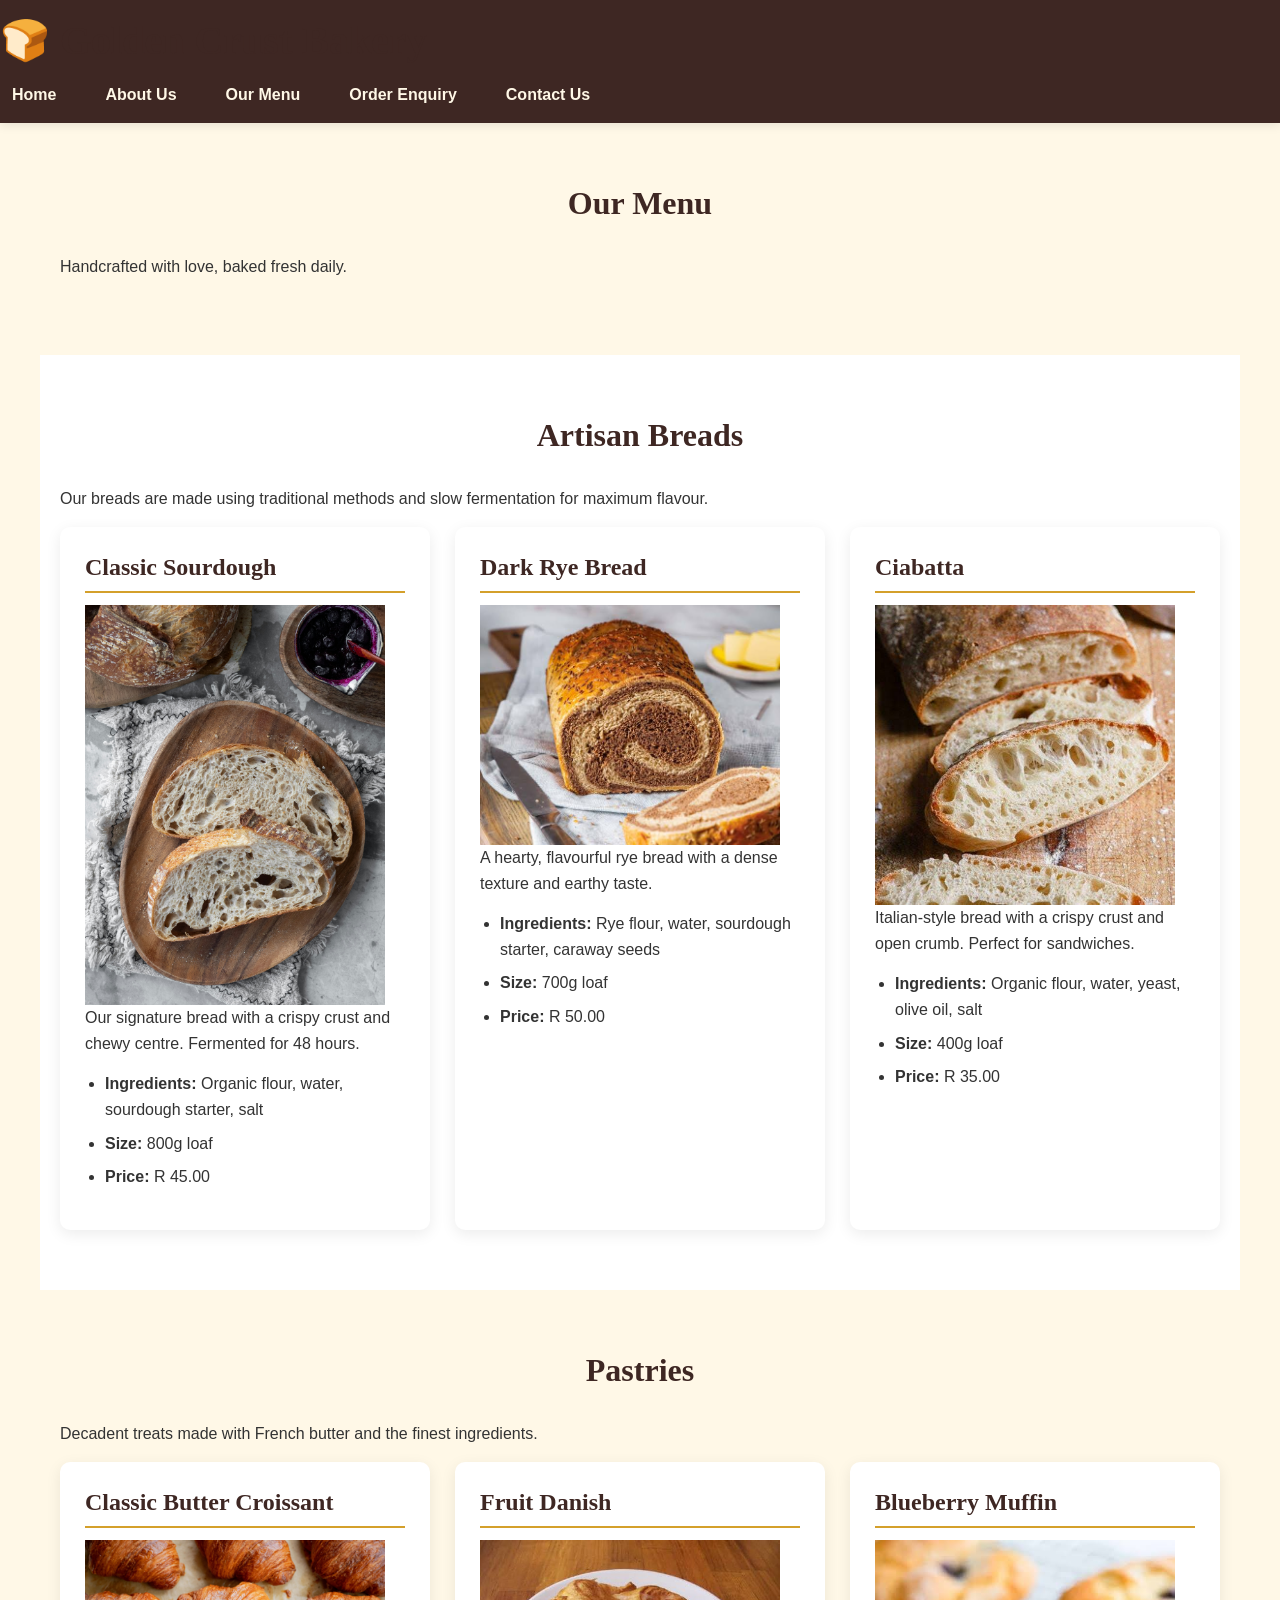
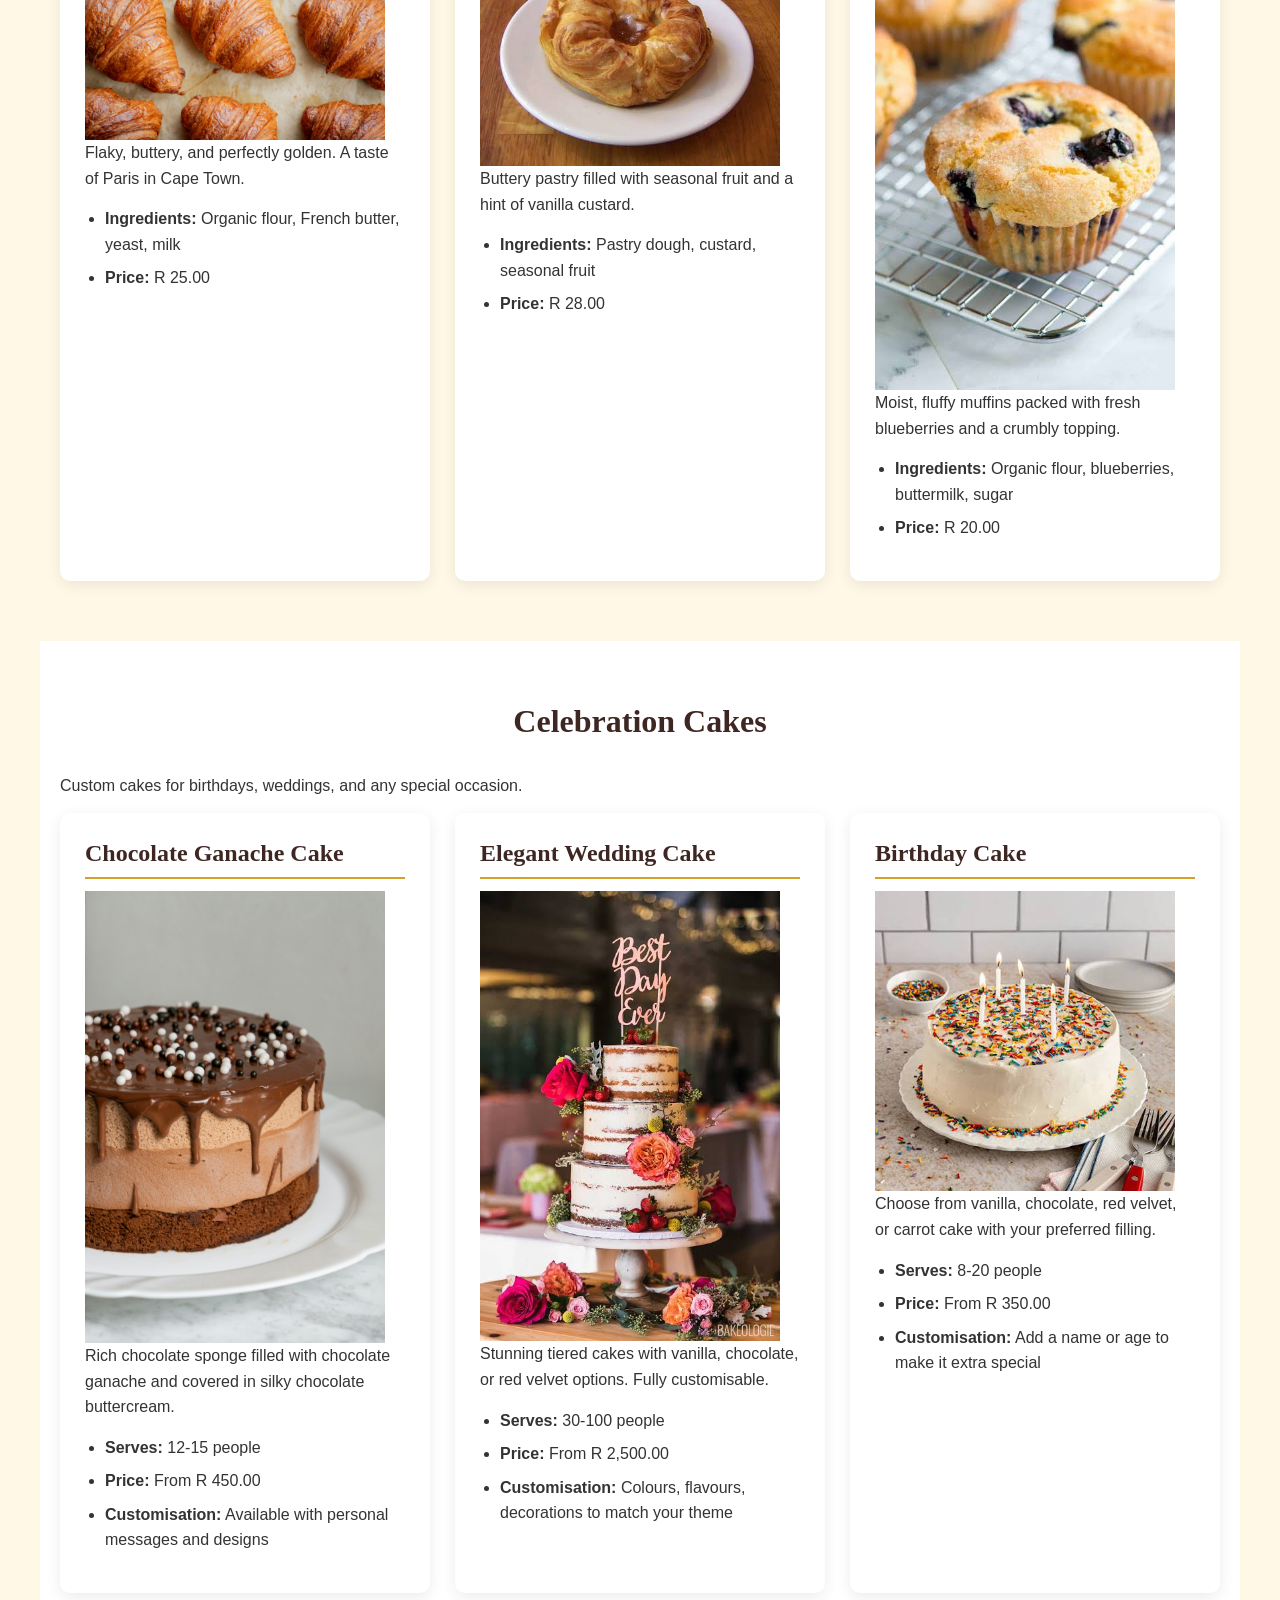
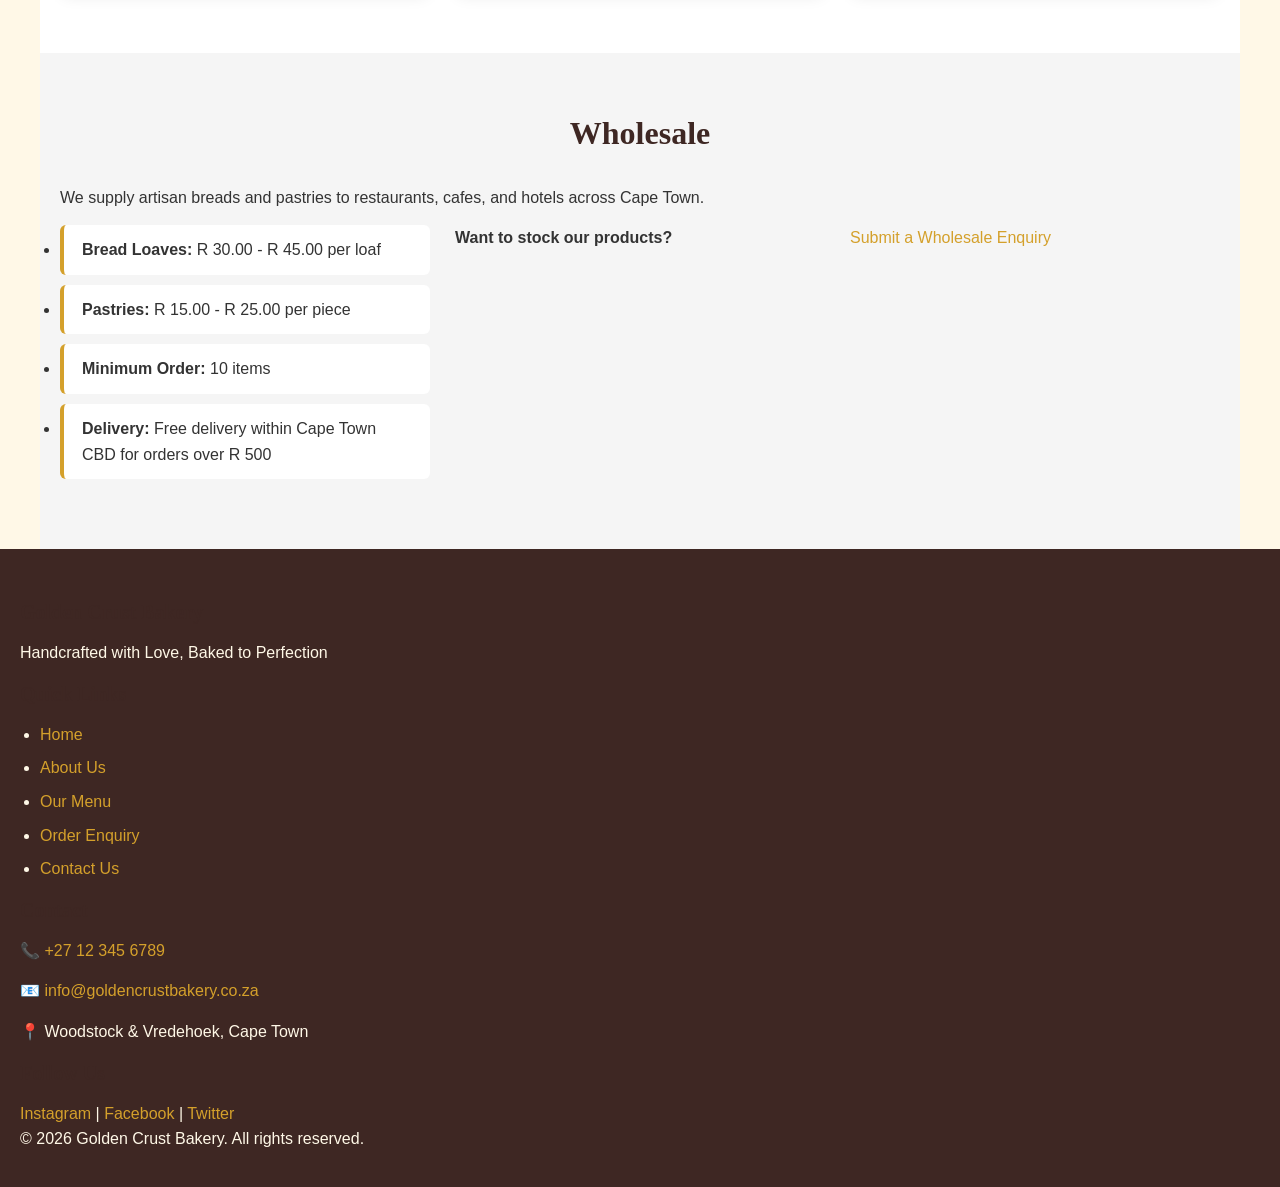
<file: products.html>
<!DOCTYPE html>
<html lang="en">
<head>
    <meta charset="UTF-8">
    <meta name="viewport" content="width=device-width, initial-scale=1.0">
    <title>Our Menu - Golden Crust Bakery</title>
    <meta name="description" content="Explore our menu of artisan breads, pastries, celebration cakes, and wholesale options.">
    <link rel="stylesheet" href="css/style.css">
</head>
<body>
    <!-- ======================================== -->
    <!-- HEADER & NAVIGATION                      -->
    <!-- ======================================== -->
    <header>
        <div>
            <h1>🍞 Golden Crust Bakery</h1>
        </div>
        <nav>
            <ul>
                <li><a href="index.html">Home</a></li>
                <li><a href="about.html">About Us</a></li>
                <li><a href="products.html">Our Menu</a></li>
                <li><a href="enquiry.html">Order Enquiry</a></li>
                <li><a href="contact.html">Contact Us</a></li>
            </ul>
        </nav>
    </header>

    <!-- ======================================== -->
    <!-- MAIN CONTENT - PRODUCTS PAGE            -->
    <!-- ======================================== -->
    <main>
        <!-- Page Hero -->
        <section>
            <h2>Our Menu</h2>
            <p>Handcrafted with love, baked fresh daily.</p>
        </section>

        <!-- Category 1: Artisan Breads -->
        <section>
            <h2>Artisan Breads</h2>
            <p>Our breads are made using traditional methods and slow fermentation for maximum flavour.</p>
            
            <div>
                <!-- Bread 1 -->
                <div>
                     <h3>Classic Sourdough</h3>
                    <img src="images/sourdough.jpg.jpg" alt="Sourdough bread" width="300">
                   
                    <p>Our signature bread with a crispy crust and chewy centre. Fermented for 48 hours.</p>
                    <ul>
                        <li><strong>Ingredients:</strong> Organic flour, water, sourdough starter, salt</li>
                        <li><strong>Size:</strong> 800g loaf</li>
                        <li><strong>Price:</strong> R 45.00</li>
                    </ul>
                </div>
                
                <!-- Bread 2 -->
                <div>
                 <h3>Dark Rye Bread</h3>
                    <img src="images/rye-bread.jpg" alt="Rye bread" width="300">
                
                    <p>A hearty, flavourful rye bread with a dense texture and earthy taste.</p>
                    <ul>
                        <li><strong>Ingredients:</strong> Rye flour, water, sourdough starter, caraway seeds</li>
                        <li><strong>Size:</strong> 700g loaf</li>
                        <li><strong>Price:</strong> R 50.00</li>
                    </ul>
                </div>
                
                <!-- Bread 3 -->
                <div>
                      <h3>Ciabatta</h3>
                    <img src="images/ciabatta.jpg" alt="Ciabatta bread" width="300">
                   
                    <p>Italian-style bread with a crispy crust and open crumb. Perfect for sandwiches.</p>
                    <ul>
                        <li><strong>Ingredients:</strong> Organic flour, water, yeast, olive oil, salt</li>
                        <li><strong>Size:</strong> 400g loaf</li>
                        <li><strong>Price:</strong> R 35.00</li>
                    </ul>
                </div>
            </div>
        </section>

        <!-- Category 2: Pastries -->
        <section>
            <h2>Pastries</h2>
            <p>Decadent treats made with French butter and the finest ingredients.</p>
            
            <div>
                <!-- Pastry 1 -->
                <div>
                    <h3>Classic Butter Croissant</h3>
                    <img src="images/croissant.jpg.jpg" alt="Butter croissant" width="300">
                
                    <p>Flaky, buttery, and perfectly golden. A taste of Paris in Cape Town.</p>
                    <ul>
                        <li><strong>Ingredients:</strong> Organic flour, French butter, yeast, milk</li>
                        <li><strong>Price:</strong> R 25.00</li>
                    </ul>
                </div>
                
                <!-- Pastry 2 -->
                <div>
                    <h3>Fruit Danish</h3>
                    <img src="images/danish.jpg" alt="Danish pastry" width="300">
                
                    <p>Buttery pastry filled with seasonal fruit and a hint of vanilla custard.</p>
                    <ul>
                        <li><strong>Ingredients:</strong> Pastry dough, custard, seasonal fruit</li>
                        <li><strong>Price:</strong> R 28.00</li>
                    </ul>
                </div>
                
                <!-- Pastry 3 -->
                <div>
                     <h3>Blueberry Muffin</h3>
                    <img src="images/muffin.jpg" alt="Blueberry muffin" width="300">
                    
                    <p>Moist, fluffy muffins packed with fresh blueberries and a crumbly topping.</p>
                    <ul>
                        <li><strong>Ingredients:</strong> Organic flour, blueberries, buttermilk, sugar</li>
                        <li><strong>Price:</strong> R 20.00</li>
                    </ul>
                </div>
            </div>
        </section>

        <!-- Category 3: Celebration Cakes -->
        <section>
            <h2>Celebration Cakes</h2>
            <p>Custom cakes for birthdays, weddings, and any special occasion.</p>
            
            <div>
                <!-- Cake 1 -->
                <div>
                       <h3>Chocolate Ganache Cake</h3>
                   
                    <img src="images/chocolate-cake.jpg.jpg" alt="Chocolate celebration cake" width="300">
                    <p>Rich chocolate sponge filled with chocolate ganache and covered in silky chocolate buttercream.</p>
                    <ul>
                        <li><strong>Serves:</strong> 12-15 people</li>
                        <li><strong>Price:</strong> From R 450.00</li>
                        <li><strong>Customisation:</strong> Available with personal messages and designs</li>
                    </ul>
                </div>
                
                <!-- Cake 2 -->
                <div>
                    <h3>Elegant Wedding Cake</h3>
                    <img src="images/wedding-cake.jpg" alt="Wedding cake" width="300">
                    
                    <p>Stunning tiered cakes with vanilla, chocolate, or red velvet options. Fully customisable.</p>
                    <ul>
                        <li><strong>Serves:</strong> 30-100 people</li>
                        <li><strong>Price:</strong> From R 2,500.00</li>
                        <li><strong>Customisation:</strong> Colours, flavours, decorations to match your theme</li>
                    </ul>
                </div>
                
                <!-- Cake 3 -->
                <div>
                    <h3>Birthday Cake</h3>
                    <img src="images/birthday-cake.jpg" alt="Birthday cake" width="300">
                   
                    <p>Choose from vanilla, chocolate, red velvet, or carrot cake with your preferred filling.</p>
                    <ul>
                        <li><strong>Serves:</strong> 8-20 people</li>
                        <li><strong>Price:</strong> From R 350.00</li>
                        <li><strong>Customisation:</strong> Add a name or age to make it extra special</li>
                    </ul>
                </div>
            </div>
        </section>

        <!-- Category 4: Wholesale -->
        <section>
            <h2>Wholesale</h2>
            <p>We supply artisan breads and pastries to restaurants, cafes, and hotels across Cape Town.</p>
            
            <div>
                <ul>
                    <li><strong>Bread Loaves:</strong> R 30.00 - R 45.00 per loaf</li>
                    <li><strong>Pastries:</strong> R 15.00 - R 25.00 per piece</li>
                    <li><strong>Minimum Order:</strong> 10 items</li>
                    <li><strong>Delivery:</strong> Free delivery within Cape Town CBD for orders over R 500</li>
                </ul>
                <p><strong>Want to stock our products?</strong></p>
                <a href="enquiry.html">Submit a Wholesale Enquiry</a>
            </div>
        </section>
    </main>

    <!-- ======================================== -->
    <!-- FOOTER                                   -->
    <!-- ======================================== -->
    <footer>
        <div>
            <h4>Golden Crust Bakery</h4>
            <p>Handcrafted with Love, Baked to Perfection</p>
        </div>
        <div>
            <h4>Quick Links</h4>
            <ul>
                <li><a href="index.html">Home</a></li>
                <li><a href="about.html">About Us</a></li>
                <li><a href="products.html">Our Menu</a></li>
                <li><a href="enquiry.html">Order Enquiry</a></li>
                <li><a href="contact.html">Contact Us</a></li>
            </ul>
        </div>
        <div>
            <h4>Contact</h4>
            <p>📞 <a href="tel:+27123456789">+27 12 345 6789</a></p>
            <p>📧 <a href="mailto:info@goldencrustbakery.co.za">info@goldencrustbakery.co.za</a></p>
            <p>📍 Woodstock &amp; Vredehoek, Cape Town</p>
        </div>
        <div>
            <h4>Follow Us</h4>
            <a href="#">Instagram</a> | 
            <a href="#">Facebook</a> | 
            <a href="#">Twitter</a>
        </div>
        <div>
            <p>&copy; 2026 Golden Crust Bakery. All rights reserved.</p>
        </div>
    </footer>
</body>
</html>
</file>
<file: css/style.css>
/* ============================================================
   GOLDEN CRUST BAKERY - MAIN STYLESHEET
   ============================================================
   Student Name: Asakhe Tebele
   Student Number: ST10455918
   Subject: Web Development
   Date: 2026
   ============================================================ */

/* ============================================================
   SECTION 1: CSS VARIABLES & RESET
   ============================================================ */


:root {
    --color-gold: #D4A02B;        /* Primary gold - quality & warmth */
    --color-brown: #3E2723;        /* Deep chocolate brown */
    --color-cream: #FFF8E7;        /* Warm cream background */
    --color-terracotta: #C86A4D;   /* Accent for buttons */
    --color-charcoal: #333333;     /* Text colour */
    --color-white: #FFFFFF;        /* White */
    --color-light-grey: #F5F5F5;   /* Light grey for sections */
    --color-dark-overlay: rgba(0, 0, 0, 0.5); /* For hero overlay */
    
    
    --font-heading: 'Playfair Display', Georgia, serif;
    --font-body: 'Lato', Arial, sans-serif;
}


* {
    margin: 0;
    padding: 0;
    box-sizing: border-box;
}



html {
    scroll-behavior: smooth;
}

/* ============================================================
   SECTION 2: BASE STYLES
   ============================================================ */

body {
    font-family: var(--font-body);
    font-size: 16px;
    line-height: 1.6;
    color: var(--color-charcoal);
    background-color: var(--color-cream);
}


h1, h2, h3, h4, h5, h6 {
    font-family: var(--font-heading);
    color: var(--color-brown);
    margin-bottom: 15px;
    line-height: 1.3;
}

h1 { font-size: 2.5rem; }
h2 { font-size: 2rem; }
h3 { font-size: 1.5rem; }
h4 { font-size: 1.25rem; }


p {
    margin-bottom: 15px;
}


a {
    color: var(--color-gold);
    text-decoration: none;
    transition: color 0.3s ease;
}

a:hover {
    color: var(--color-terracotta);
}


img {
    max-width: 100%;
    height: auto;
    display: block;
}


ul, ol {
    margin-left: 20px;
    margin-bottom: 15px;
}

li {
    margin-bottom: 8px;
}

/* ============================================================
   SECTION 3: LAYOUT CONTAINERS
   ============================================================ */


.container {
    max-width: 1200px;
    margin: 0 auto;
    padding: 0 20px;
}


section {
    padding: 60px 20px;
}


section:nth-child(even) {
    background-color: var(--color-white);
}

/* ============================================================
   SECTION 4: HEADER & NAVIGATION
   ============================================================ */

header {
    background-color: var(--color-brown);
    padding: 15px 0;
    position: sticky;
    top: 0;
    z-index: 1000;
    box-shadow: 0 2px 10px rgba(0, 0, 0, 0.1);
}

header .container {
    display: flex;
    justify-content: space-between;
    align-items: center;
    flex-wrap: wrap;
}


.logo h1 {
    color: var(--color-gold);
    font-size: 1.8rem;
    margin: 0;
    font-family: var(--font-heading);
}


nav ul {
    display: flex;
    list-style: none;
    margin: 0;
    padding: 0;
    gap: 25px;
}

nav ul li {
    margin: 0;
}

nav ul li a {
    color: var(--color-cream);
    font-weight: 600;
    font-size: 1rem;
    padding: 8px 12px;
    border-radius: 4px;
    transition: all 0.3s ease;
}

nav ul li a:hover {
    color: var(--color-gold);
    background-color: rgba(212, 160, 43, 0.15);
}

/* ============================================================
   SECTION 5: BUTTONS
   ============================================================ */

.btn {
    display: inline-block;
    padding: 12px 28px;
    border-radius: 6px;
    font-weight: 700;
    font-size: 1rem;
    text-align: center;
    cursor: pointer;
    transition: all 0.3s ease;
    border: 2px solid transparent;
    text-decoration: none;
}


.btn-primary {
    background-color: var(--color-gold);
    color: var(--color-brown);
    border-color: var(--color-gold);
}

.btn-primary:hover {
    background-color: var(--color-terracotta);
    border-color: var(--color-terracotta);
    color: var(--color-white);
    transform: translateY(-2px);
    box-shadow: 0 4px 12px rgba(200, 106, 77, 0.3);
}


.btn-secondary {
    background-color: transparent;
    color: var(--color-white);
    border-color: var(--color-white);
}

.btn-secondary:hover {
    background-color: var(--color-white);
    color: var(--color-brown);
    transform: translateY(-2px);
}


.btn-small {
    padding: 8px 18px;
    font-size: 0.9rem;
}

/* ============================================================
   SECTION 6: HERO SECTION (Homepage)
   ============================================================ */

#hero {
    background: linear-gradient(var(--color-dark-overlay), var(--color-dark-overlay)),
                url('../images/hero-bread.jpg') center/cover no-repeat;
    min-height: 500px;
    display: flex;
    align-items: center;
    justify-content: center;
    text-align: center;
    color: var(--color-white);
    padding: 80px 20px;
}

.hero-content {
    max-width: 800px;
}

.hero-content h1 {
    color: var(--color-white);
    font-size: 3rem;
    margin-bottom: 20px;
    text-shadow: 2px 2px 8px rgba(0, 0, 0, 0.5);
}

.hero-content p {
    font-size: 1.2rem;
    margin-bottom: 30px;
    text-shadow: 1px 1px 4px rgba(0, 0, 0, 0.5);
}

.cta-buttons {
    display: flex;
    gap: 15px;
    justify-content: center;
    flex-wrap: wrap;
}

/* ============================================================
   SECTION 7: STATS SECTION
   ============================================================ */

#stats {
    background-color: var(--color-brown);
    color: var(--color-cream);
    display: flex;
    justify-content: space-around;
    flex-wrap: wrap;
    padding: 40px 20px;
    text-align: center;
}

.stat-item {
    padding: 15px 30px;
}

.stat-number {
    display: block;
    font-size: 2rem;
    font-weight: 700;
    color: var(--color-gold);
    font-family: var(--font-heading);
}

.stat-item p {
    margin: 5px 0 0;
    font-size: 0.95rem;
    text-transform: uppercase;
    letter-spacing: 1px;
}

/* ============================================================
   SECTION 8: PRODUCT GRID (Baker's Picks)
   ============================================================ */

#bakers-picks {
    text-align: center;
}

#bakers-picks h2 {
    margin-bottom: 10px;
}

.section-subtitle {
    color: #777;
    margin-bottom: 40px;
    font-style: italic;
}

.product-grid {
    display: grid;
    grid-template-columns: repeat(auto-fit, minmax(280px, 1fr));
    gap: 30px;
    max-width: 1200px;
    margin: 0 auto;
}

.product-card {
    background-color: var(--color-white);
    border-radius: 10px;
    overflow: hidden;
    box-shadow: 0 4px 15px rgba(0, 0, 0, 0.08);
    transition: transform 0.3s ease, box-shadow 0.3s ease;
    padding-bottom: 20px;
}

.product-card:hover {
    transform: translateY(-8px);
    box-shadow: 0 8px 25px rgba(0, 0, 0, 0.15);
}

.product-image {
    width: 100%;
    height: 220px;
    object-fit: cover;
}

.product-card h3 {
    margin: 15px 20px 10px;
    color: var(--color-brown);
}

.product-description {
    margin: 0 20px 10px;
    color: #666;
    font-size: 0.95rem;
}

.product-price {
    font-size: 1.2rem;
    font-weight: 700;
    color: var(--color-gold);
    margin: 10px 20px;
}

.product-card .btn-small {
    margin: 0 20px;
}

/* ============================================================
   SECTION 9: BAKER'S STORY SECTION
   ============================================================ */

#bakers-story {
    display: flex;
    align-items: center;
    gap: 40px;
    background-color: var(--color-light-grey);
    flex-wrap: wrap;
}

.story-content {
    flex: 1;
    min-width: 300px;
}

.story-content h2 {
    margin-bottom: 20px;
}

.story-content p {
    font-size: 1.05rem;
    margin-bottom: 20px;
    font-style: italic;
}

.story-image {
    flex: 1;
    min-width: 300px;
}

.story-image img {
    border-radius: 10px;
    box-shadow: 0 6px 20px rgba(0, 0, 0, 0.15);
}

/* ============================================================
   SECTION 10: TESTIMONIALS
   ============================================================ */

#testimonials {
    text-align: center;
    background-color: var(--color-cream);
}

.testimonial-grid {
    display: grid;
    grid-template-columns: repeat(auto-fit, minmax(280px, 1fr));
    gap: 30px;
    max-width: 1200px;
    margin: 40px auto 0;
}

.testimonial {
    background-color: var(--color-white);
    padding: 30px 25px;
    border-radius: 10px;
    box-shadow: 0 4px 15px rgba(0, 0, 0, 0.08);
    border-left: 4px solid var(--color-gold);
    font-style: italic;
}

.testimonial p {
    font-size: 1rem;
    color: #555;
    margin-bottom: 15px;
}

.testimonial cite {
    font-weight: 700;
    color: var(--color-brown);
    font-style: normal;
    display: block;
    margin-bottom: 10px;
}

.stars {
    color: var(--color-gold);
    font-size: 1.1rem;
    letter-spacing: 3px;
}

/* ============================================================
   SECTION 11: PAGE HEADERS (Inner Pages)
   ============================================================ */

#page-header {
    background-color: var(--color-brown);
    color: var(--color-cream);
    text-align: center;
    padding: 60px 20px;
}

#page-header h1 {
    color: var(--color-gold);
    font-size: 2.5rem;
    margin-bottom: 10px;
}

#page-header p {
    font-size: 1.1rem;
    color: var(--color-cream);
    opacity: 0.9;
}

/* ============================================================
   SECTION 12: ABOUT PAGE STYLES
   ============================================================ */

#our-story {
    display: flex;
    gap: 40px;
    align-items: center;
    flex-wrap: wrap;
}

.story-text {
    flex: 2;
    min-width: 300px;
}

.story-text p {
    font-size: 1.05rem;
    margin-bottom: 15px;
}


#mission-vision {
    display: grid;
    grid-template-columns: repeat(auto-fit, minmax(300px, 1fr));
    gap: 30px;
    background-color: var(--color-light-grey);
}

.mission, .vision {
    background-color: var(--color-white);
    padding: 30px;
    border-radius: 10px;
    box-shadow: 0 4px 15px rgba(0, 0, 0, 0.08);
    border-top: 4px solid var(--color-gold);
}

.mission h2, .vision h2 {
    color: var(--color-brown);
}


#values ul {
    list-style: none;
    margin: 0;
    padding: 0;
}

#values ul li {
    background-color: var(--color-white);
    padding: 15px 20px;
    margin-bottom: 12px;
    border-radius: 8px;
    border-left: 4px solid var(--color-gold);
    box-shadow: 0 2px 8px rgba(0, 0, 0, 0.05);
}


.team-grid {
    display: grid;
    grid-template-columns: repeat(auto-fit, minmax(220px, 1fr));
    gap: 25px;
    margin-top: 30px;
}

.team-card {
    background-color: var(--color-white);
    border-radius: 10px;
    padding: 20px;
    text-align: center;
    box-shadow: 0 4px 15px rgba(0, 0, 0, 0.08);
    transition: transform 0.3s ease;
}

.team-card:hover {
    transform: translateY(-5px);
}

.team-card img {
    width: 150px;
    height: 150px;
    border-radius: 50%;
    object-fit: cover;
    margin: 0 auto 15px;
    border: 4px solid var(--color-gold);
}

.team-role {
    color: var(--color-gold);
    font-weight: 700;
    font-size: 0.9rem;
    text-transform: uppercase;
    letter-spacing: 1px;
    margin-bottom: 10px;
}


#our-process ol {
    counter-reset: process-counter;
    list-style: none;
    margin: 0;
    padding: 0;
}

#our-process ol li {
    counter-increment: process-counter;
    background-color: var(--color-white);
    padding: 20px 20px 20px 70px;
    margin-bottom: 12px;
    border-radius: 8px;
    position: relative;
    box-shadow: 0 2px 8px rgba(0, 0, 0, 0.05);
}

#our-process ol li::before {
    content: counter(process-counter);
    position: absolute;
    left: 20px;
    top: 50%;
    transform: translateY(-50%);
    background-color: var(--color-gold);
    color: var(--color-brown);
    width: 35px;
    height: 35px;
    border-radius: 50%;
    display: flex;
    align-items: center;
    justify-content: center;
    font-weight: 700;
    font-size: 1rem;
}

/* ============================================================
   SECTION 13: PRODUCTS PAGE STYLES
   ============================================================ */

.menu-category {
    margin-bottom: 60px;
}

.menu-category h2 {
    text-align: center;
    margin-bottom: 10px;
    color: var(--color-brown);
    position: relative;
    padding-bottom: 15px;
}

.menu-category h2::after {
    content: '';
    display: block;
    width: 60px;
    height: 3px;
    background-color: var(--color-gold);
    margin: 10px auto 0;
}

.category-description {
    text-align: center;
    color: #777;
    margin-bottom: 30px;
    font-style: italic;
}

.menu-grid {
    display: grid;
    grid-template-columns: repeat(auto-fit, minmax(300px, 1fr));
    gap: 30px;
}

.menu-item {
    background-color: var(--color-white);
    border-radius: 10px;
    overflow: hidden;
    box-shadow: 0 4px 15px rgba(0, 0, 0, 0.08);
    transition: transform 0.3s ease;
}

.menu-item:hover {
    transform: translateY(-5px);
    box-shadow: 0 8px 25px rgba(0, 0, 0, 0.12);
}

.menu-item img {
    width: 100%;
    height: 200px;
    object-fit: cover;
}

.menu-item-info {
    padding: 20px;
}

.menu-item-info h3 {
    color: var(--color-brown);
    margin-bottom: 10px;
}

.menu-description {
    color: #666;
    font-size: 0.95rem;
    margin-bottom: 10px;
}

.menu-price {
    font-size: 1.2rem;
    font-weight: 700;
    color: var(--color-gold);
}

/* Wholesale Section */
.wholesale-info {
    background-color: var(--color-white);
    padding: 30px;
    border-radius: 10px;
    box-shadow: 0 4px 15px rgba(0, 0, 0, 0.08);
    text-align: center;
}

.wholesale-info ul {
    list-style: none;
    margin: 0 0 20px 0;
    padding: 0;
}

.wholesale-info ul li {
    padding: 10px 0;
    border-bottom: 1px solid #eee;
}

.wholesale-info ul li:last-child {
    border-bottom: none;
}

/* ============================================================
   SECTION 14: ENQUIRY PAGE STYLES
   ============================================================ */

form {
    max-width: 800px;
    margin: 0 auto;
    background-color: var(--color-white);
    padding: 40px;
    border-radius: 10px;
    box-shadow: 0 4px 20px rgba(0, 0, 0, 0.08);
}

fieldset {
    border: 2px solid var(--color-light-grey);
    border-radius: 8px;
    padding: 20px;
    margin-bottom: 25px;
}

legend {
    font-family: var(--font-heading);
    font-size: 1.2rem;
    font-weight: 700;
    color: var(--color-brown);
    padding: 0 10px;
}

form label {
    display: block;
    font-weight: 600;
    color: var(--color-brown);
    margin-bottom: 6px;
    font-size: 0.95rem;
}

form input[type="text"],
form input[type="email"],
form input[type="tel"],
form input[type="date"],
form input[type="number"],
form select,
form textarea {
    width: 100%;
    padding: 12px 15px;
    border: 2px solid #ddd;
    border-radius: 6px;
    font-family: var(--font-body);
    font-size: 1rem;
    margin-bottom: 15px;
    transition: border-color 0.3s ease, box-shadow 0.3s ease;
    background-color: var(--color-cream);
}

form input:focus,
form select:focus,
form textarea:focus {
    border-color: var(--color-gold);
    outline: none;
    box-shadow: 0 0 0 3px rgba(212, 160, 43, 0.15);
}

form input[type="radio"] {
    margin-right: 8px;
    accent-color: var(--color-gold);
}

form div {
    margin-bottom: 10px;
}

form textarea {
    resize: vertical;
    min-height: 100px;
}

form input[type="file"] {
    padding: 10px;
    background-color: var(--color-cream);
    border: 2px dashed #ddd;
    border-radius: 6px;
    width: 100%;
    cursor: pointer;
}


form button {
    padding: 14px 32px;
    border: none;
    border-radius: 6px;
    font-size: 1rem;
    font-weight: 700;
    cursor: pointer;
    transition: all 0.3s ease;
    margin-right: 10px;
}

form button[type="submit"] {
    background-color: var(--color-gold);
    color: var(--color-brown);
}

form button[type="submit"]:hover {
    background-color: var(--color-terracotta);
    color: var(--color-white);
    transform: translateY(-2px);
    box-shadow: 0 4px 12px rgba(200, 106, 77, 0.3);
}

form button[type="reset"] {
    background-color: #ddd;
    color: var(--color-charcoal);
}

form button[type="reset"]:hover {
    background-color: #ccc;
}


main section:last-child {
    background-color: var(--color-light-grey);
}

main section:last-child ul {
    max-width: 800px;
    margin: 0 auto;
}

main section:last-child ul li {
    background-color: var(--color-white);
    padding: 12px 18px;
    margin-bottom: 10px;
    border-radius: 6px;
    border-left: 4px solid var(--color-gold);
}

/* ============================================================
   SECTION 15: CONTACT PAGE STYLES
   ============================================================ */


main section {
    max-width: 1200px;
    margin: 0 auto;
}

main section h2 {
    text-align: center;
    margin-bottom: 30px;
}

main section > div {
    display: grid;
    grid-template-columns: repeat(auto-fit, minmax(250px, 1fr));
    gap: 25px;
}

main section > div > div {
    background-color: var(--color-white);
    padding: 25px;
    border-radius: 10px;
    box-shadow: 0 4px 15px rgba(0, 0, 0, 0.08);
}

main section > div > div h3 {
    color: var(--color-brown);
    margin-bottom: 12px;
    border-bottom: 2px solid var(--color-gold);
    padding-bottom: 8px;
}


iframe {
    border-radius: 10px;
    box-shadow: 0 4px 15px rgba(0, 0, 0, 0.1);
    margin-top: 10px;
}

/* ============================================================
   SECTION 16: FOOTER
   ============================================================ */

footer {
    background-color: var(--color-brown);
    color: var(--color-cream);
    padding: 50px 20px 20px;
    margin-top: 0;
}

.footer-content {
    display: grid;
    grid-template-columns: repeat(auto-fit, minmax(220px, 1fr));
    gap: 30px;
    max-width: 1200px;
    margin: 0 auto;
}

.footer-column h3 {
    color: var(--color-gold);
    margin-bottom: 15px;
    font-size: 1.3rem;
}

.footer-column h4 {
    color: var(--color-gold);
    margin-bottom: 12px;
    font-size: 1.1rem;
}

.footer-column p {
    font-size: 0.95rem;
    color: var(--color-cream);
    opacity: 0.9;
    margin-bottom: 8px;
}

.footer-column a {
    color: var(--color-cream);
    opacity: 0.85;
    transition: all 0.3s ease;
}

.footer-column a:hover {
    color: var(--color-gold);
    opacity: 1;
}

.footer-column ul {
    list-style: none;
    margin: 0;
    padding: 0;
}

.footer-column ul li {
    margin-bottom: 8px;
}


.social-links {
    display: flex;
    gap: 15px;
    margin-bottom: 20px;
}

.social-links a {
    font-size: 1.5rem;
    transition: transform 0.3s ease;
}

.social-links a:hover {
    transform: scale(1.2);
}


footer form {
    background: transparent;
    padding: 0;
    box-shadow: none;
    display: flex;
    gap: 8px;
    max-width: 100%;
}

footer form input[type="email"] {
    flex: 1;
    padding: 10px 12px;
    border-radius: 6px;
    border: 2px solid rgba(255, 255, 255, 0.2);
    background-color: rgba(255, 255, 255, 0.1);
    color: var(--color-cream);
    font-size: 0.9rem;
    margin-bottom: 0;
}

footer form input[type="email"]::placeholder {
    color: rgba(255, 255, 255, 0.6);
}

footer form input[type="email"]:focus {
    border-color: var(--color-gold);
    background-color: rgba(255, 255, 255, 0.15);
}

footer form button {
    padding: 10px 18px;
    background-color: var(--color-gold);
    color: var(--color-brown);
    border: none;
    border-radius: 6px;
    font-weight: 700;
    cursor: pointer;
    transition: background-color 0.3s ease;
    font-size: 0.9rem;
}

footer form button:hover {
    background-color: var(--color-terracotta);
    color: var(--color-white);
}


.footer-bottom {
    text-align: center;
    padding-top: 30px;
    margin-top: 30px;
    border-top: 1px solid rgba(255, 255, 255, 0.15);
    font-size: 0.9rem;
    color: var(--color-cream);
    opacity: 0.8;
}

.footer-bottom p {
    margin-bottom: 5px;
}

/* ============================================================
   SECTION 17: RESPONSIVE DESIGN (Media Queries)
   ============================================================ */


@media (max-width: 768px) {

   
    header .container {
        flex-direction: column;
        gap: 15px;
    }

    nav ul {
        flex-wrap: wrap;
        justify-content: center;
        gap: 10px;
    }

    nav ul li a {
        font-size: 0.9rem;
        padding: 6px 10px;
    }

    
    .hero-content h1 {
        font-size: 2rem;
    }

    .hero-content p {
        font-size: 1rem;
    }

    
    #stats {
        flex-direction: column;
        gap: 20px;
    }

    
    #bakers-story {
        flex-direction: column;
    }

   
    .footer-content {
        grid-template-columns: 1fr;
        text-align: center;
    }

    .social-links {
        justify-content: center;
    }

    footer form {
        max-width: 300px;
        margin: 0 auto;
    }

    form {
        padding: 25px 20px;
    }

    #page-header h1 {
        font-size: 1.8rem;
    }
}

@media (max-width: 480px) {

    body {
        font-size: 15px;
    }

    h1 { font-size: 1.8rem; }
    h2 { font-size: 1.5rem; }
    h3 { font-size: 1.25rem; }

    .hero-content h1 {
        font-size: 1.6rem;
    }

    .cta-buttons {
        flex-direction: column;
        align-items: center;
    }

    .btn {
        width: 100%;
        max-width: 280px;
    }

    section {
        padding: 40px 15px;
    }

    .product-grid,
    .menu-grid,
    .testimonial-grid,
    .team-grid {
        grid-template-columns: 1fr;
    }

    .stat-number {
        font-size: 1.5rem;
    }

    .footer-bottom {
        font-size: 0.8rem;
    }
}

/* ============================================================
   SECTION 18: PRINT STYLES
   ============================================================ */

@media print {
    header, footer, .btn, .cta-buttons {
        display: none;
    }

    body {
        font-size: 12pt;
        color: #000;
        background: #fff;
    }

    a {
        color: #000;
        text-decoration: underline;
    }
}
</file>
